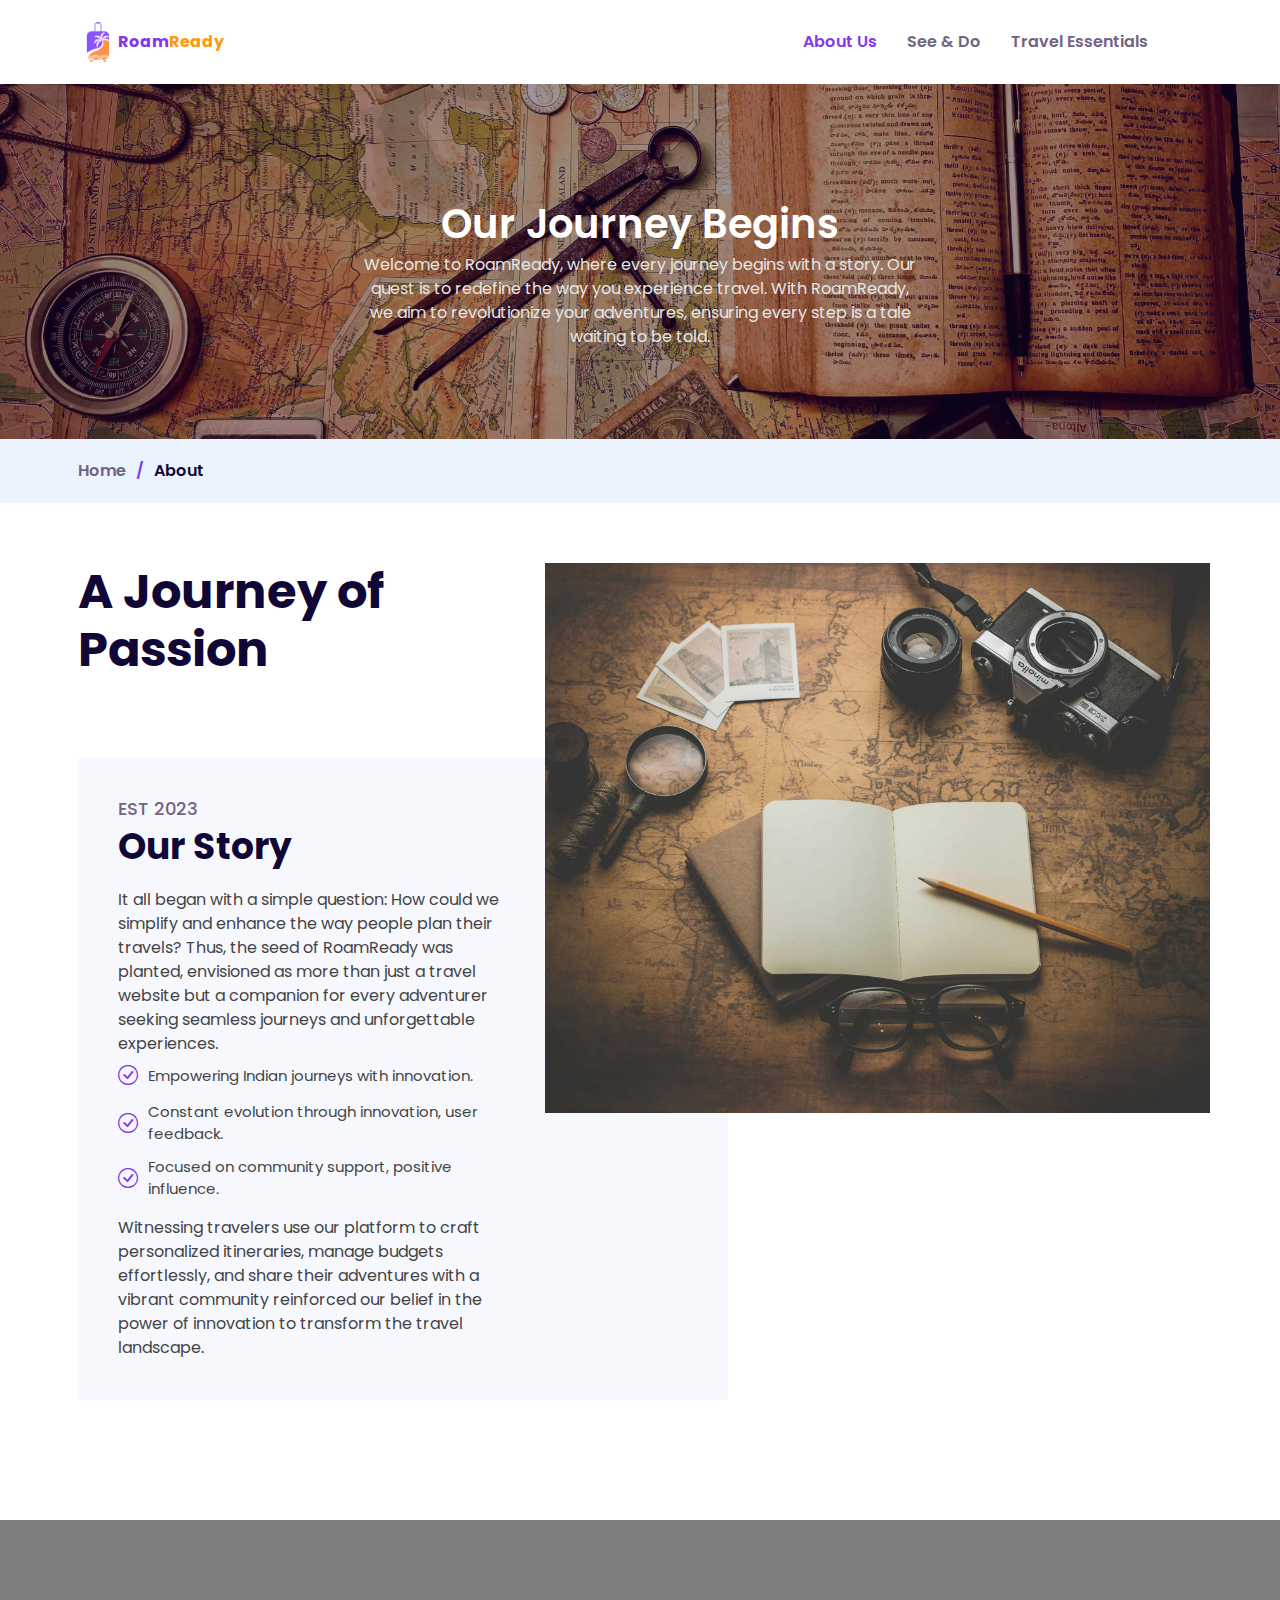
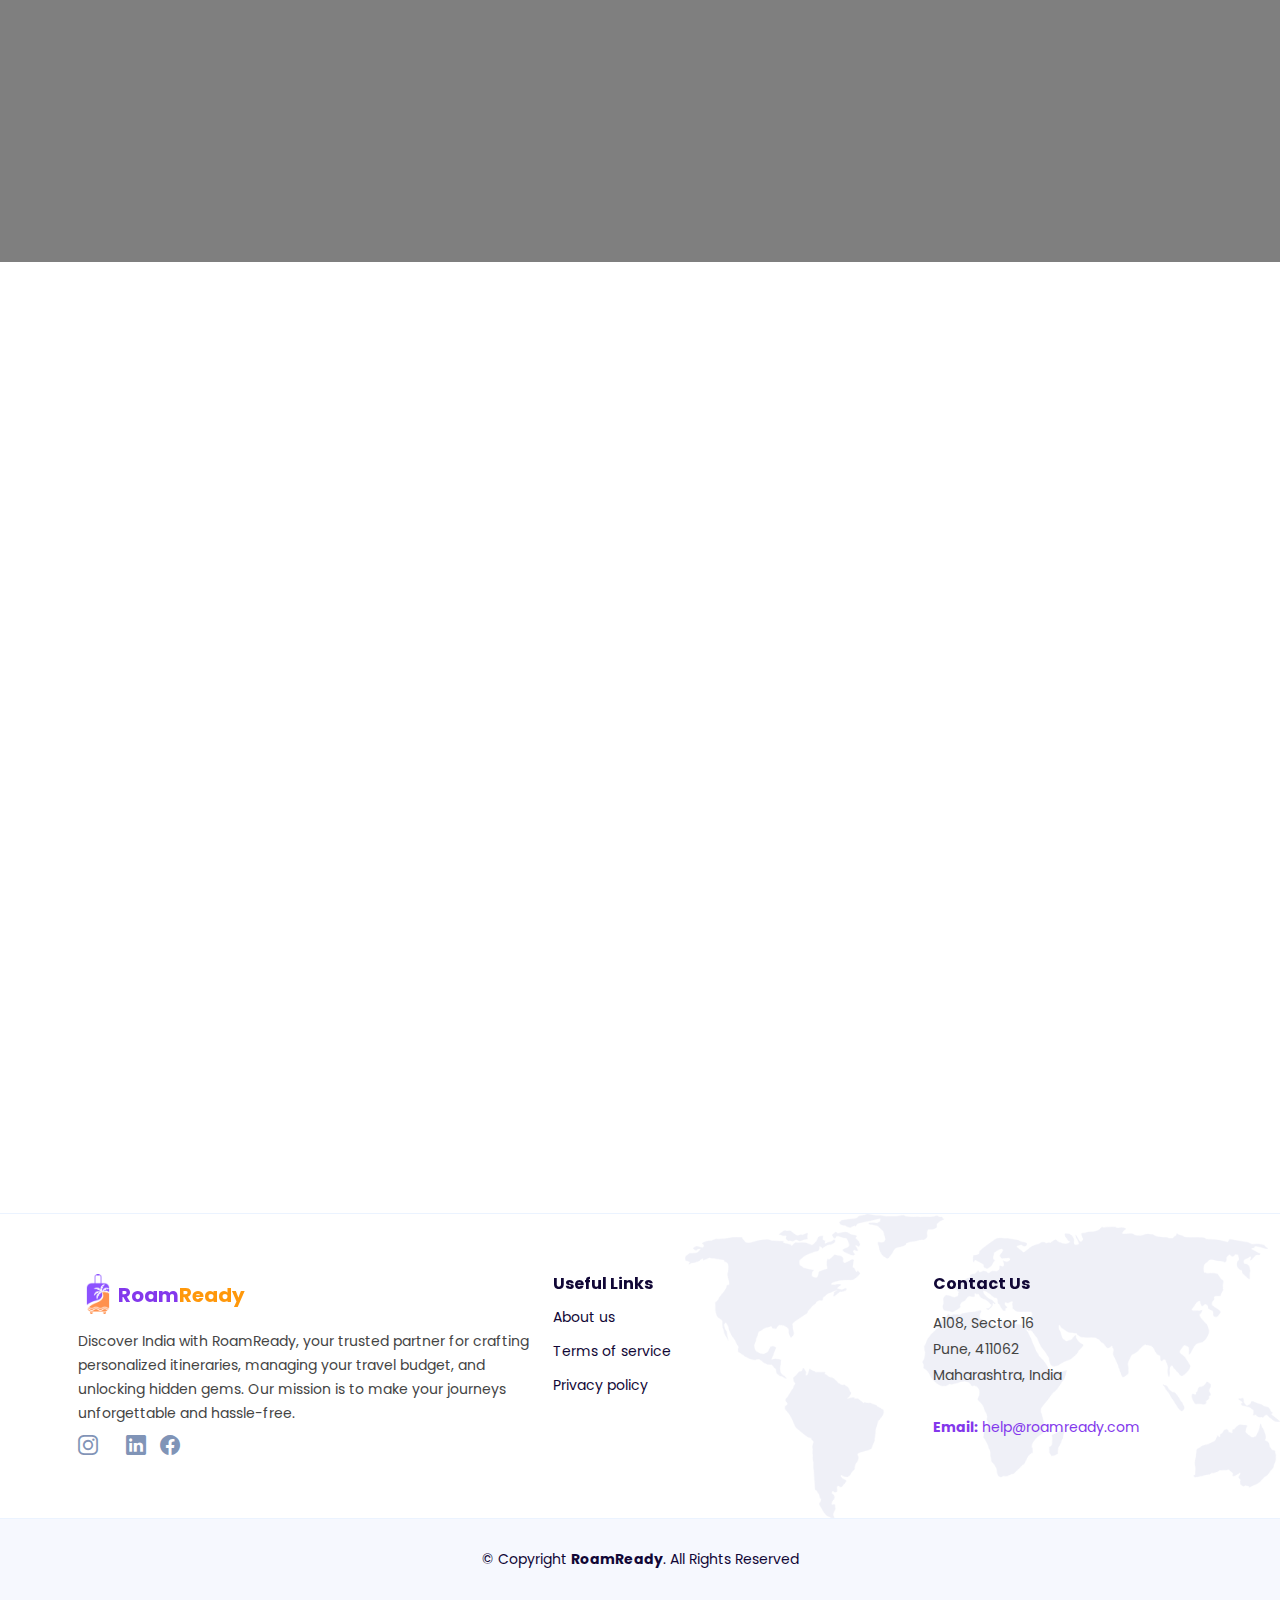
<file: about.html>
<!DOCTYPE html>
<html lang="en">
	<head>
		<meta charset="utf-8" />
		<meta content="width=device-width, initial-scale=1.0" name="viewport" />

		<title>RoamReady - Trending Places</title>
		<meta content="" name="description" />
		<meta content="" name="keywords" />

		<!-- Favicons -->
		<link href="assets/img/favicon-96x96.png" rel="icon" />
		<link href="assets/img/apple-icon-57x57.png" rel="apple-touch-icon" />

		<!-- Vendor CSS Files -->
		<link href="assets/vendor/aos/aos.css" rel="stylesheet" />
		<link
			href="assets/vendor/bootstrap/css/bootstrap.min.css"
			rel="stylesheet"
		/>
		<link
			href="assets/vendor/bootstrap-icons/bootstrap-icons.css"
			rel="stylesheet"
		/>
		<link
			href="assets/vendor/glightbox/css/glightbox.min.css"
			rel="stylesheet"
		/>
		<link href="assets/vendor/remixicon/remixicon.css" rel="stylesheet" />
		<link href="assets/vendor/swiper/swiper-bundle.min.css" rel="stylesheet" />

		<!-- FontAwesome CDN Link -->
		<link
			rel="stylesheet"
			href="https://cdnjs.cloudflare.com/ajax/libs/font-awesome/6.4.2/css/all.min.css"
			integrity="sha512-z3gLpd7yknf1YoNbCzqRKc4qyor8gaKU1qmn+CShxbuBusANI9QpRohGBreCFkKxLhei6S9CQXFEbbKuqLg0DA=="
			crossorigin="anonymous"
			referrerpolicy="no-referrer"
		/>

		<!-- Template Main CSS File -->
		<link href="assets/css/style.css" rel="stylesheet" />
	</head>

	<body>
		<!-- ======= Header ======= -->
		<header id="header" class="header inner-page-header fixed-top">
			<div
				class="container-fluid container-xl d-flex align-items-center justify-content-between"
			>
				<a href="index.html" class="logo d-flex align-items-center">
					<img src="assets/img/logo.png" alt="logo" class="img-fluid" />
					<h4>Roam<span>Ready</span></h4>
				</a>

				<nav id="navbar" class="navbar">
					<ul>
						<li>
							<a class="nav-link scrollto active" href="about.html">About Us</a>
						</li>
						<!-- <li>
							<a class="nav-link scrollto" href="#">Plan Your Trip</a>
						</li> -->
						<li>
							<a class="nav-link scrollto" href="trending-places.html"
								>See & Do</a
							>
						</li>
						<li>
							<a class="nav-link scrollto" href="index.html#advisory"
								>Travel Essentials</a
							>
						</li>
						<!-- <li>
							<a class="nav-link scrollto" href="index.html#testimonials"
								>Experience</a
							>
						</li> -->

						<li>
							<a
								class="getstarted scrollto d-xl-inline-block d-none"
								href="login.html"
								><i class="fa-regular fa-user"></i
							></a>
						</li>
					</ul>
					<a
						class="getstarted scrollto d-inline-block d-xl-none"
						href="login.html"
						><i class="fa-regular fa-user"></i
					></a>
					<i class="bi bi-list mobile-nav-toggle"></i>
				</nav>
				<!-- .navbar -->
			</div>
		</header>
		<!-- End Header -->

		<main id="main">
			<!-- ======= Breadcrumbs ======= -->
			<div class="breadcrumbs about-breadcrumb">
				<div class="page-header d-flex align-items-center">
					<div class="container position-relative">
						<div class="row d-flex justify-content-center">
							<div class="col-lg-6 text-center">
								<h2>Our Journey Begins</h2>
								<p>
									Welcome to RoamReady, where every journey begins with a story.
									Our quest is to redefine the way you experience travel. With
									RoamReady, we aim to revolutionize your adventures, ensuring
									every step is a tale waiting to be told.
								</p>
							</div>
						</div>
					</div>
				</div>
				<nav>
					<div class="container">
						<ol>
							<li><a href="index.html">Home</a></li>
							<li>About</li>
						</ol>
					</div>
				</nav>
			</div>
			<!-- End Breadcrumbs -->

			<!-- ======= About Section ======= -->
			<section id="about" class="about">
				<div class="container" data-aos="fade-up">
					<div class="row position-relative">
						<div class="col-lg-7 about-img"></div>

						<div class="col-lg-7">
							<h2>A Journey of Passion</h2>
							<div class="our-story">
								<h4>Est 2023</h4>
								<h3>Our Story</h3>
								<p>
									It all began with a simple question: How could we simplify and
									enhance the way people plan their travels? Thus, the seed of
									RoamReady was planted, envisioned as more than just a travel
									website but a companion for every adventurer seeking seamless
									journeys and unforgettable experiences.
								</p>
								<ul>
									<li>
										<i class="bi bi-check-circle"></i>
										<span>Empowering Indian journeys with innovation.</span>
									</li>
									<li>
										<i class="bi bi-check-circle"></i>
										<span
											>Constant evolution through innovation, user
											feedback.</span
										>
									</li>
									<li>
										<i class="bi bi-check-circle"></i>
										<span
											>Focused on community support, positive influence.</span
										>
									</li>
								</ul>
								<p>
									Witnessing travelers use our platform to craft personalized
									itineraries, manage budgets effortlessly, and share their
									adventures with a vibrant community reinforced our belief in
									the power of innovation to transform the travel landscape.
								</p>
							</div>
						</div>
					</div>
				</div>
			</section>
			<!-- End About Section -->

			<!-- ======= Call-to-action Section ======= -->
			<section id="cta" class="cta about-cta">
				<img src="assets/img/about-cta-bg.jpeg" alt="cta background-image" />

				<div class="container">
					<div
						class="row justify-content-center"
						data-aos="zoom-out"
						data-aos-delay="400"
					>
						<div class="col-xl-10">
							<div class="text-center">
								<h3>Craft Your Perfect Adventure with RoamReady!</h3>
								<p>
									Empower your travels by crafting personalized itineraries,
									managing budgets effortlessly, and unlocking the vibrant
									tapestry of India. Your journey, your way. Begin today!
								</p>
								<a
									class="cta-btn d-inline-flex align-items-center justify-content-center"
									href="login.html"
								>
									<span>Create My Adventure</span>
									<i class="bi bi-arrow-right"></i
								></a>
							</div>
						</div>
					</div>
				</div>
			</section>
			<!-- End Call-to-action Section -->

			<!-- ======= About Features Section ======= -->
			<section id="about-features" class="about-features">
				<div class="container">
					<div class="row">
						<div class="col-md-4 col-sm-6" data-aos="zoom-in">
							<div class="icon-box">
								<i
									class="fa-solid fa-suitcase-rolling"
									style="color: #8338ec"
								></i>
								<h3>Personalized Travel Planning</h3>
							</div>
						</div>
						<div class="col-md-4 col-sm-6 mt-4 mt-sm-0" data-aos="zoom-in">
							<div class="icon-box">
								<i class="fa-solid fa-map-location" style="color: #110736"></i>
								<h3>Reliable Recommendations</h3>
							</div>
						</div>
						<div class="col-md-4 col-sm-6 mt-4 mt-md-0" data-aos="zoom-in">
							<div class="icon-box">
								<i
									class="fa-solid fa-hourglass-half"
									style="color: #ff980b"
								></i>
								<h3>Time-Saving</h3>
							</div>
						</div>
						<div
							class="col-md-4 col-sm-6 mt-4"
							data-aos="zoom-in"
							data-aos-delay="200"
						>
							<div class="icon-box">
								<i
									class="fa-solid fa-magnifying-glass-location"
									style="color: #716480"
								></i>
								<h3>Local Insights</h3>
							</div>
						</div>
						<div
							class="col-md-4 col-sm-6 mt-4"
							data-aos="zoom-in"
							data-aos-delay="200"
						>
							<div class="icon-box">
								<i class="fa-brands fa-sketch" style="color: #ff006e"></i>
								<h3>User-Friendly Interface</h3>
							</div>
						</div>
						<div
							class="col-md-4 col-sm-6 mt-4"
							data-aos="zoom-in"
							data-aos-delay="200"
						>
							<div class="icon-box" style="color: #3a86ff">
								<i class="fa-solid fa-boxes-packing"></i>
								<h3>Comprehensive Packing Assistance</h3>
							</div>
						</div>
						<div
							class="col-md-4 col-sm-6 mt-4"
							data-aos="zoom-in"
							data-aos-delay="300"
						>
							<div class="icon-box">
								<i class="fa-solid fa-users" style="color: #ff006e"></i>
								<h3>Community Engagement</h3>
							</div>
						</div>
						<div
							class="col-md-4 col-sm-6 mt-4"
							data-aos="zoom-in"
							data-aos-delay="300"
						>
							<div class="icon-box">
								<i class="fa-solid fa-shield" style="color: #8338ec"></i>
								<h3>Data Privacy Assurance</h3>
							</div>
						</div>
						<div
							class="col-md-4 col-sm-6 mt-4"
							data-aos="zoom-in"
							data-aos-delay="300"
						>
							<div class="icon-box">
								<i class="fa-solid fa-headset" style="color: #110736"></i>
								<h3>Customer-Centric Support</h3>
							</div>
						</div>
						<div
							class="col-md-4 col-sm-6 mt-4"
							data-aos="zoom-in"
							data-aos-delay="400"
						>
							<div class="icon-box">
								<i class="fa-solid fa-lightbulb" style="color: #ff980b"></i>
								<h3>Continuous Innovation</h3>
							</div>
						</div>
						<div
							class="col-md-4 col-sm-6 mt-4"
							data-aos="zoom-in"
							data-aos-delay="400"
						>
							<div class="icon-box">
								<i class="fa-solid fa-heart" style="color: #3a86ff"></i>
								<h3>Indian-Focused Platform</h3>
							</div>
						</div>
						<div
							class="col-md-4 col-sm-6 mt-4"
							data-aos="zoom-in"
							data-aos-delay="400"
						>
							<div class="icon-box">
								<i class="fa-solid fa-user-shield" style="color: #ff006e"></i>
								<h3>Safety and Emergency Support</h3>
							</div>
						</div>
					</div>
				</div>
			</section>
			<!-- End About Features Section -->

			<!-- ======= Team Section ======= -->
			<section id="team" class="team">
				<div class="container" data-aos="fade-up">
					<div class="section-header">
						<p>Meet the Visionary Behind RoamReady</p>
					</div>

					<div class="row justify-content-center">
						<div class="col-xl-3 col-lg-4 col-md-6">
							<div class="member" data-aos="zoom-in" data-aos-delay="100">
								<img
									src="assets/img/team/shoaib.png"
									class="img-fluid"
									alt=""
								/>
								<div class="member-info">
									<div class="member-info-content">
										<h4>Mohammad Shoaib</h4>
										<span>Web Developer</span>
									</div>
									<div class="social">
										<a
											href="https://www.linkedin.com/in/shoaibsy"
											target="_blank"
											><i class="fa-brands fa-linkedin-in"></i
										></a>
										<a
											href="https://www.instagram.com/fokushoaib/"
											target="_blank"
											><i class="fa-brands fa-instagram"></i
										></a>
										<a href="https://twitter.com/shoaibdotexe" target="_blank"
											><i class="fa-brands fa-x-twitter"></i
										></a>
										<a href="mailto: ms.shoaib23@gmail.com" target="_blank"
											><i class="fa-regular fa-envelope"></i
										></a>
									</div>
								</div>
							</div>
						</div>

						<!-- <div
							class="col-xl-3 col-lg-4 col-md-6 mt-5 mt-md-0"
							data-wow-delay="0.1s"
						>
							<div class="member" data-aos="zoom-in" data-aos-delay="200">
								<img
									src="assets/img/team/yashRaj.png"
									class="img-fluid"
									alt=""
								/>
								<div class="member-info">
									<div class="member-info-content">
										<h4>Yash Raj</h4>
										<span>Web Developer</span>
									</div>
									<div class="social">
										<a
											href="https://www.linkedin.com/in/yash-raj-05268122a/"
											target="_blank"
											><i class="fa-brands fa-linkedin-in"></i
										></a>
										<a
											href="https://www.instagram.com/_.yash_22/"
											target="_blank"
											><i class="fa-brands fa-instagram"></i
										></a>
										
										<a href="mailto: yashrajdhoni151@gmail.com" target="_blank"
											><i class="fa-regular fa-envelope"></i
										></a>
									</div>
								</div>
							</div>
						</div> -->
					</div>
				</div>
			</section>
			<!-- End Team Section -->
		</main>
		<!-- End #main -->

		<!-- ======= Footer ======= -->
		<footer id="footer" class="footer">
			<div class="footer-top">
				<div class="container">
					<div class="row gy-4">
						<div class="col-lg-5 col-md-12 footer-info">
							<a href="index.html" class="logo d-flex align-items-center">
								<img src="assets/img/logo.png" alt="" class="img-fluid" />
								<h4>Roam<span>Ready</span></h4>
							</a>
							<p>
								Discover India with RoamReady, your trusted partner for crafting
								personalized itineraries, managing your travel budget, and
								unlocking hidden gems. Our mission is to make your journeys
								unforgettable and hassle-free.
							</p>
							<div class="social-links mt-3">
								<a href="https://www.instagram.com/fokushoaib" class="instagram"
									><i class="bi bi-instagram"></i
								></a>
								<a href="#" class="twitter"
									><i class="fa-brands fa-x-twitter"></i
								></a>
								<a href="#" class="linkedin"><i class="bi bi-linkedin"></i></a>
								<a href="#" class="facebook"><i class="bi bi-facebook"></i></a>
							</div>
						</div>

						<div class="col-lg-4 col-6 footer-links">
							<h4>Useful Links</h4>
							<ul>
								<li>
									<a href="about.html">About us</a>
								</li>
								<li>
									<a href="#">Terms of service</a>
								</li>
								<li>
									<a href="#">Privacy policy</a>
								</li>
							</ul>
						</div>

						<div class="col-lg-3 col-md-12 footer-contact">
							<h4>Contact Us</h4>
							<p>
								A108, Sector 16 <br />
								Pune, 411062<br />
								Maharashtra, India <br /><br />
								<a href="mailto : "
									><strong>Email:</strong> help@roamready.com<br
								/></a>
							</p>
						</div>
					</div>
				</div>
			</div>

			<div class="container">
				<div class="copyright">
					&copy; Copyright <strong><span>RoamReady</span></strong
					>. All Rights Reserved
				</div>
			</div>
		</footer>
		<!-- End Footer -->

		<!-- Preloader -->
		<div
			id="preloader"
			class="d-flex justify-content-center align-items-center"
		>
			<div id="shadow"></div>
			<div id="box"></div>
		</div>

		<!-- Vendor JS Files -->
		<script src="assets/vendor/aos/aos.js"></script>
		<script src="assets/vendor/bootstrap/js/bootstrap.bundle.min.js"></script>
		<script src="assets/vendor/glightbox/js/glightbox.min.js"></script>
		<script src="assets/vendor/isotope-layout/isotope.pkgd.min.js"></script>
		<script src="assets/vendor/swiper/swiper-bundle.min.js"></script>

		<!-- Template Main JS File -->
		<script src="assets/js/main.js"></script>
	</body>
</html>
</file>
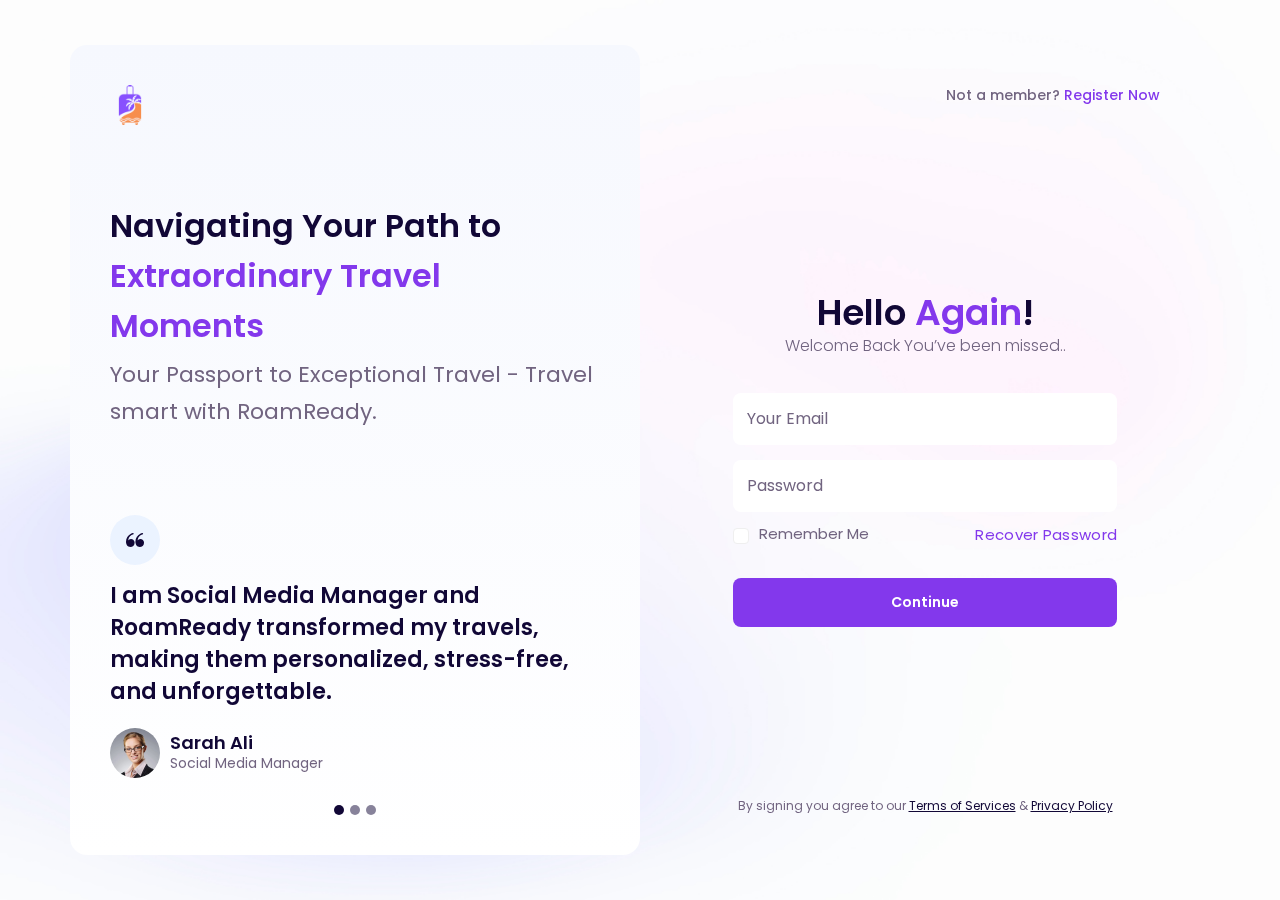
<file: login.html>
<!DOCTYPE html>
<html lang="en">
	<head>
		<meta charset="utf-8" />
		<meta content="width=device-width, initial-scale=1.0" name="viewport" />

		<title>RoamReady - Login Page</title>
		<meta content="" name="description" />
		<meta content="" name="keywords" />

		<!-- Favicons -->
		<link href="assets/img/logo.svg" rel="icon" />
		<link href="assets/img/logo.svg" rel="apple-touch-icon" />

		<!-- Vendor CSS Files -->
		<link
			href="assets/vendor/bootstrap/css/bootstrap.min.css"
			rel="stylesheet"
		/>
		<link
			href="assets/vendor/bootstrap-icons/bootstrap-icons.css"
			rel="stylesheet"
		/>

		<!-- Font Awesome CDN Link -->
		<link
			rel="stylesheet"
			href="https://cdnjs.cloudflare.com/ajax/libs/font-awesome/6.4.0/css/all.min.css"
		/>

		<!-- Template Main CSS File -->
		<link href="assets/css/style.css" rel="stylesheet" />
	</head>

	<body>
		<main>
			<section
				class="register d-flex justify-content-center align-items-center"
			>
				<div class="width-section">
					<div class="container">
						<div class="row">
							<div class="col-lg-6 px-0">
								<div
									class="feedback-box d-lg-flex d-none justify-content-between flex-column"
								>
									<a href="index.html" class="logo">
										<img
											src="assets/img/logo.png"
											alt="logo"
											class="img-fluid"
										/>
									</a>
									<div class="content">
										<h1>
											Navigating Your Path to
											<span>Extraordinary Travel Moments</span>
										</h1>
										<p>
											Your Passport to Exceptional Travel - Travel smart with
											RoamReady.
										</p>
									</div>

									<!-- For Desktop Only -->
									<div
										id="feedbackCarousel"
										class="carousel slide d-lg-block d-none"
										data-bs-ride="carousel"
									>
										<div class="carousel-indicators">
											<button
												type="button"
												data-bs-target="#feedbackCarousel"
												data-bs-slide-to="0"
												class="active"
												aria-current="true"
												aria-label="Slide 1"
											></button>
											<button
												type="button"
												data-bs-target="#feedbackCarousel"
												data-bs-slide-to="1"
												aria-label="Slide 2"
											></button>
											<button
												type="button"
												data-bs-target="#feedbackCarousel"
												data-bs-slide-to="2"
												aria-label="Slide 3"
											></button>
										</div>
										<div class="carousel-inner">
											<div class="carousel-item active">
												<div
													class="icon d-inline-flex align-items-center justify-content-center"
												>
													<img
														src="assets/img/quote-icon.svg"
														alt="quote-icon"
														class="img-fluid"
													/>
												</div>
												<h2 class="mt-4">
													I am Social Media Manager and RoamReady transformed my
													travels, making them personalized, stress-free, and
													unforgettable.
												</h2>
												<div
													class="user-profile d-flex align-items-center pt-4"
												>
													<div
														class="user-details d-flex align-items-center gap-3"
													>
														<img
															src="assets/img/sarah.jpg"
															alt="profile-icon"
															class="img-fluid"
														/>

														<div class="profile-name">
															<h4>Sarah Ali</h4>
															<p>Social Media Manager</p>
														</div>
													</div>

													<!-- <div class="user-brand">
														<img
															src="assets/img/user-brand.svg"
															alt="brand-logo"
															class="img-fluid"
														/>
													</div> -->
												</div>
											</div>
											<div class="carousel-item">
												<div
													class="icon d-inline-flex align-items-center justify-content-center"
												>
													<img
														src="assets/img/quote-icon.svg"
														alt="quote-icon"
														class="img-fluid"
													/>
												</div>
												<h2 class="mt-4">
													RoamReady redefined my journeys. Personalized
													itineraries, smart budgeting, and expert
													recommendations. Unmatched travel companion!
												</h2>
												<div
													class="user-profile d-flex align-items-center pt-4"
												>
													<div
														class="user-details d-flex align-items-center gap-3"
													>
														<img
															src="assets/img/sarah.jpg"
															alt="profile-icon"
															class="img-fluid"
														/>

														<div class="profile-name">
															<h4>Sarah Ali</h4>
															<p>Influencer</p>
														</div>
													</div>

													<!-- <div class="user-brand">
                            <img
                              src="assets/img/user-brand.svg"
                              alt="brand-logo"
                              class="img-fluid"
                            />
                          </div> -->
												</div>
											</div>
											<div class="carousel-item">
												<div
													class="icon d-inline-flex align-items-center justify-content-center"
												>
													<img
														src="assets/img/quote-icon.svg"
														alt="quote-icon"
														class="img-fluid"
													/>
												</div>
												<h2 class="mt-4">
													RoamReady made traveling a breeze. Tailored plans,
													real-time budgets, and unforgettable moments. My go-to
													for every adventure.
												</h2>
												<div
													class="user-profile d-flex align-items-center pt-4"
												>
													<div
														class="user-details d-flex align-items-center gap-3"
													>
														<img
															src="assets/img/sarah.jpg"
															alt="profile-icon"
															class="img-fluid"
														/>

														<div class="profile-name">
															<h4>Sarah Ali</h4>
															<p>Software Engineer</p>
														</div>
													</div>
												</div>
											</div>
										</div>
									</div>
								</div>
							</div>

							<!-- Login Form -->
							<div class="col-lg-6 login-form-desk px-0">
								<div
									class="login-form d-flex justify-content-between align-items-center flex-column"
								>
									<div class="register-now-btn align-self-end">
										<span
											>Not a member?
											<a href="#" onclick="showRegistrationFormDesk()"
												>Register Now</a
											></span
										>
									</div>

									<div class="login-body">
										<div class="pt-4 pb-2">
											<h3 class="card-title text-center pb-0">
												Hello <span>Again</span>!
											</h3>
											<p class="text-center">
												Welcome Back You’ve been missed..
											</p>
										</div>

										<form class="row g-3 needs-validation">
											<div class="col-12">
												<div class="has-validation">
													<input
														type="email"
														name="email"
														class="form-control input-box"
														id="yourEmail"
														placeholder="Your Email"
														required
													/>
												</div>
											</div>

											<div class="col-12 mt-4">
												<div class="input-group">
													<input
														type="password"
														name="password"
														class="form-control input-box"
														id="yourPassword"
														placeholder="Password"
														required
													/>

													<!-- <span class="input-group-text show-pass-btn">
														<i class="fa-solid fa-eye-slash"></i>
													</span> -->
												</div>
											</div>

											<div
												class="col-12 d-flex justify-content-between align-items-center"
											>
												<div class="form-check d-flex align-items-center gap-3">
													<input
														class="form-check-input"
														name="terms"
														type="checkbox"
														value=""
														id="rememberMe"
														required
													/>
													<label class="form-check-label" for="rememberMe"
														>Remember Me</label
													>
												</div>

												<a href="#" class="forget-pass">Recover Password</a>
											</div>
											<div class="col-12 mt-5">
												<button class="btn w-100 cont-btn" type="submit">
													Continue
												</button>
											</div>

											<!-- <div
												class="alternate-options d-flex align-items-center justify-content-between mt-5 gap-2"
											>
												<div class="line"></div>
												<p>Or Signup with</p>
												<div class="line"></div>
											</div> 
											<div class="col-12 mt-5">
												<button
													class="btn con-google w-100 d-flex align-items-center justify-content-center gap-4"
													type="submit"
												>
													<img
														src="assets/img/google-icon.svg"
														alt="google-logo"
													/>
													<span>Login with Google</span>
												</button>
											</div> -->
										</form>
									</div>
									<span class="pp-tos"
										>By signing you agree to our
										<a href="#" class="tos">Terms of Services</a> &
										<a href="#" class="pp">Privacy Policy</a>
									</span>
								</div>
							</div>

							<!-- Registration Form -->
							<div class="col-lg-6 register-form-desk px-0">
								<div
									class="registraion-form d-flex justify-content-between align-items-center flex-column"
								>
									<div class="register-now-btn align-self-end">
										<span
											>Already have an account?
											<a href="#" onclick="showLoginFormDesk()"
												>Login Now</a
											></span
										>
									</div>

									<div class="login-body">
										<div class="pt-4 pb-2">
											<h3 class="card-title text-center pb-0">
												Hello <span>Adventurer</span>!
											</h3>
											<p class="text-center">
												Your gateway to unforgettable adventures!
											</p>
										</div>

										<form class="row g-3 needs-validation">
											<div class="col-12">
												<div class="input-group">
													<input
														type="text"
														name="userName"
														class="form-control input-box"
														id="registrationName"
														placeholder="Enter your Full Name"
														required
													/>
												</div>
											</div>

											<div class="col-12 mt-4">
												<div class="has-validation">
													<input
														type="email"
														name="email"
														class="form-control input-box"
														id="registrationEmail"
														placeholder="Your Email Address"
														required
													/>
												</div>
											</div>

											<div class="col-12 mt-4">
												<div class="input-group">
													<input
														type="text"
														name="occupation"
														class="form-control input-box"
														id="registrationUserOccupation"
														placeholder="Your profession or job title"
														required
													/>
												</div>
											</div>

											<div class="col-12 mt-4">
												<div class="input-group">
													<input
														type="text"
														name="city"
														class="form-control input-box"
														id="registrationUserCity"
														placeholder="Your current City"
														required
													/>
												</div>
											</div>

											<div class="col-12 mt-4">
												<div class="input-group">
													<input
														type="text"
														name="state"
														class="form-control input-box"
														id="registrationUserState"
														placeholder="Your state or region"
														required
													/>
												</div>
											</div>

											<div class="col-12 mt-4">
												<div class="input-group">
													<input
														type="password"
														name="password"
														class="form-control input-box"
														id="registrationPassword"
														placeholder="Create a secure Password"
														required
													/>
												</div>
											</div>

											<div class="col-12 mt-5">
												<button class="btn w-100 cont-btn" type="submit">
													Lets Explore Together
												</button>
											</div>

											<!-- <div
												class="alternate-options d-flex align-items-center justify-content-between mt-5 gap-2"
											>
												<div class="line"></div>
												<p>Or Signup with</p>
												<div class="line"></div>
											</div>
											<div class="col-12 mt-5">
												<button
													class="btn con-google w-100 d-flex align-items-center justify-content-center gap-4"
													type="submit"
												>
													<img
														src="assets/img/google-icon.svg"
														alt="google-logo"
													/>
													<span>Sign Up with Google</span>
												</button>
											</div> -->
										</form>
									</div>
									<span class="pp-tos"
										>By signing you agree to our
										<a href="#" class="tos">Terms of Services</a> &
										<a href="#" class="pp">Privacy Policy</a>
									</span>
								</div>
							</div>

							<!-- For Mobile & Tab Only -->
							<div class="feedback-box d-flex d-lg-none">
								<!-- First Screen - FeedbackBox Only Mobile / Tab View -->
								<div class="feedback-mobile-box" id="feedback-box-mobile">
									<div class="logo d-flex flex-column align-items-start">
										<a href="index.html" class="logo">
											<img
												src="assets/img/logo.png"
												alt="logo"
												class="img-fluid w-auto"
											/>
										</a>

										<span class="tagline mt-3 ps-2"
											>Your smart travel companion</span
										>
									</div>
									<div class="content">
										<h1>
											Navigating Your Path to
											<span>Extraordinary Travel Moments</span>
										</h1>
										<p>
											Your Passport to Exceptional Travel - Travel smart with
											RoamReady.
										</p>
									</div>

									<div class="mb-4">
										<div class="mt-5">
											<button
												class="btn con-google w-100 d-flex align-items-center justify-content-center gap-4"
												type="submit"
											>
												<img
													src="assets/img/google-icon.svg"
													alt="google-logo"
												/>
												<span>Login with Google</span>
											</button>
										</div>

										<div class="mt-5">
											<button
												class="btn w-100 cont-btn"
												type="submit"
												onclick="showLoginForm()"
											>
												Sign in with Email
											</button>
										</div>

										<div class="register-now-btn text-center mt-3">
											<span
												>Not a member?
												<a href="#" onclick="showRegForm()"
													>Register Now</a
												></span
											>
										</div>
									</div>
								</div>

								<!-- 2nd Screen - Login Page Only Mobile / Tab View -->
								<div class="login-mobile-view" id="mobile-login-page">
									<div class="logo d-flex flex-column align-items-start">
										<a href="index.html" class="logo">
											<img
												src="assets/img/logo.png"
												alt="logo"
												class="img-fluid w-auto"
											/>
										</a>

										<span class="tagline mt-3 ps-2"
											>Your smart travel companion</span
										>

										<button
											class="back-btn d-lg-none d-flex align-items-center gap-2 mt-5"
											onclick="showFeedbackPage()"
										>
											<i class="fa-solid fa-chevron-left"></i>
											<p class="mb-0">Back</p>
										</button>
									</div>

									<div class="login-body px-0">
										<div class="pt-4 pb-2">
											<h3 class="card-title text-center pb-0">
												Hello <span>Again</span>!
											</h3>
											<p class="text-center">
												Welcome Back You’ve been missed..
											</p>
										</div>

										<form class="row g-3 needs-validation">
											<div class="col-12">
												<div class="has-validation">
													<input
														type="email"
														name="email"
														class="form-control input-box"
														id="mobEmail"
														placeholder="Enter your Email Address"
														required
													/>
												</div>
											</div>

											<div class="col-12 mt-4">
												<div class="input-group">
													<input
														type="password"
														name="password"
														class="form-control input-box"
														id="mobPassword"
														placeholder="Enter your Password"
														required
													/>

													<!-- <span class="input-group-text show-pass-btn">
														<i class="fa-solid fa-eye-slash"></i>
													</span> -->
												</div>
											</div>

											<div
												class="col-12 d-flex justify-content-between align-items-center"
											>
												<div class="form-check d-flex align-items-center gap-3">
													<input
														class="form-check-input"
														name="terms"
														type="checkbox"
														value=""
														id="mobRememberMe"
														required
													/>
													<label class="form-check-label" for="mobRememberMe"
														>Remember Me</label
													>
												</div>

												<a href="#" class="forget-pass">Recover Password</a>
											</div>
											<div class="col-12 mt-5">
												<button class="btn w-100 cont-btn" type="submit">
													Continue
												</button>
											</div>
										</form>
									</div>

									<span class="pp-tos text-center"
										>By signing you agree to our
										<a href="#" class="tos">Terms of Services</a> & <br />
										<a href="#" class="pp">Privacy Policy</a>
									</span>
								</div>

								<!-- 2nd Registeration Page Only Mobile / Tab View -->
								<div
									class="login-mobile-view registeration-form"
									id="mobile-registration-page"
								>
									<div class="logo d-flex flex-column align-items-start">
										<a href="index.html" class="logo">
											<img
												src="assets/img/logo.png"
												alt="logo"
												class="img-fluid w-auto"
											/>
										</a>

										<span class="tagline mt-3 ps-2"
											>Your smart travel companion</span
										>

										<button
											class="back-btn d-lg-none d-flex align-items-center gap-2 mt-5"
											onclick="showFeedbackPage()"
										>
											<i class="fa-solid fa-chevron-left"></i>
											<p class="mb-0">Back</p>
										</button>
									</div>

									<div class="login-body px-0">
										<div class="pt-4 pb-2">
											<h3 class="card-title text-center pb-0">
												Hello <span>Adventurer</span>!
											</h3>
											<p class="text-center">
												Your gateway to unforgettable adventures!
											</p>
										</div>

										<form class="row g-3 needs-validation">
											<div class="col-12">
												<div class="input-group">
													<input
														type="text"
														name="userName"
														class="form-control input-box"
														id="userName"
														placeholder="Enter your Full Name"
														required
													/>
												</div>
											</div>

											<div class="col-12 mt-4">
												<div class="has-validation">
													<input
														type="email"
														name="email"
														class="form-control input-box"
														id="mobRegEmail"
														placeholder="Your Email Address"
														required
													/>
												</div>
											</div>

											<div class="col-12 mt-4">
												<div class="input-group">
													<input
														type="text"
														name="occupation"
														class="form-control input-box"
														id="userOccupation"
														placeholder="Your profession or job title"
														required
													/>
												</div>
											</div>

											<div class="col-12 mt-4">
												<div class="input-group">
													<input
														type="text"
														name="city"
														class="form-control input-box"
														id="userCity"
														placeholder="Your current City"
														required
													/>
												</div>
											</div>

											<div class="col-12 mt-4">
												<div class="input-group">
													<input
														type="text"
														name="state"
														class="form-control input-box"
														id="userState"
														placeholder="Your state or region"
														required
													/>
												</div>
											</div>

											<div class="col-12 mt-4">
												<div class="input-group">
													<input
														type="password"
														name="password"
														class="form-control input-box"
														id="mobRegPassword"
														placeholder="Create a secure Password"
														required
													/>
												</div>
											</div>

											<div class="col-12 mt-5">
												<button class="btn w-100 cont-btn" type="submit">
													Let's Explore Together
												</button>
											</div>
										</form>
									</div>

									<span class="pp-tos text-center"
										>By signing you agree to our
										<a href="#" class="tos">Terms of Services</a> & <br />
										<a href="#" class="pp">Privacy Policy</a>
									</span>
								</div>
							</div>
						</div>
					</div>
				</div>
			</section>
		</main>
		<!-- End #main -->

		<!-- Vendor JS Files -->
		<script src="assets/vendor/bootstrap/js/bootstrap.bundle.min.js"></script>

		<script>
			function showLoginForm() {
				let feedbackPage = document.getElementById('feedback-box-mobile');
				let loginPage = document.getElementById('mobile-login-page');

				feedbackPage.style.display = 'none';
				loginPage.classList.add('activeLoginPage');
			}

			function showFeedbackPage() {
				let feedbackPage = document.getElementById('feedback-box-mobile');
				let loginPage = document.getElementById('mobile-login-page');
				let registrationPage = document.querySelector('.registeration-form');

				feedbackPage.classList.add('activeLoginPage');
				feedbackPage.style.display = 'flex';
				loginPage.classList.remove('activeLoginPage');
				registrationPage.classList.remove('activeRegistrationPage');
			}

			function showRegForm() {
				let feedbackPage = document.getElementById('feedback-box-mobile');
				let registrationPage = document.querySelector('.registeration-form');

				feedbackPage.style.display = 'none';
				registrationPage.classList.add('activeRegistrationPage');
			}

			function showRegistrationFormDesk() {
				let showRegistrationForm = document.querySelector(
					'.register-form-desk'
				);
				let showLoginForm = document.querySelector('.login-form-desk');

				showLoginForm.style.display = 'none';
				showRegistrationForm.classList.add('activeRegistrationFormDesk');
			}

			function showLoginFormDesk() {
				let showRegistrationForm = document.querySelector(
					'.register-form-desk'
				);
				let showLoginForm = document.querySelector('.login-form-desk');

				if (window.innerWidth > 991) {
					showLoginForm.style.display = 'block';
					showRegistrationForm.classList.remove('activeRegistrationFormDesk');
				} else {
					showLoginForm.style.display = 'none';
				}
			}

			window.onload = showLoginFormDesk;
			window.onresize = showLoginFormDesk;
		</script>

		<!-- Template Main JS File -->
		<script src="assets/js/main.js"></script>
	</body>
</html>
</file>
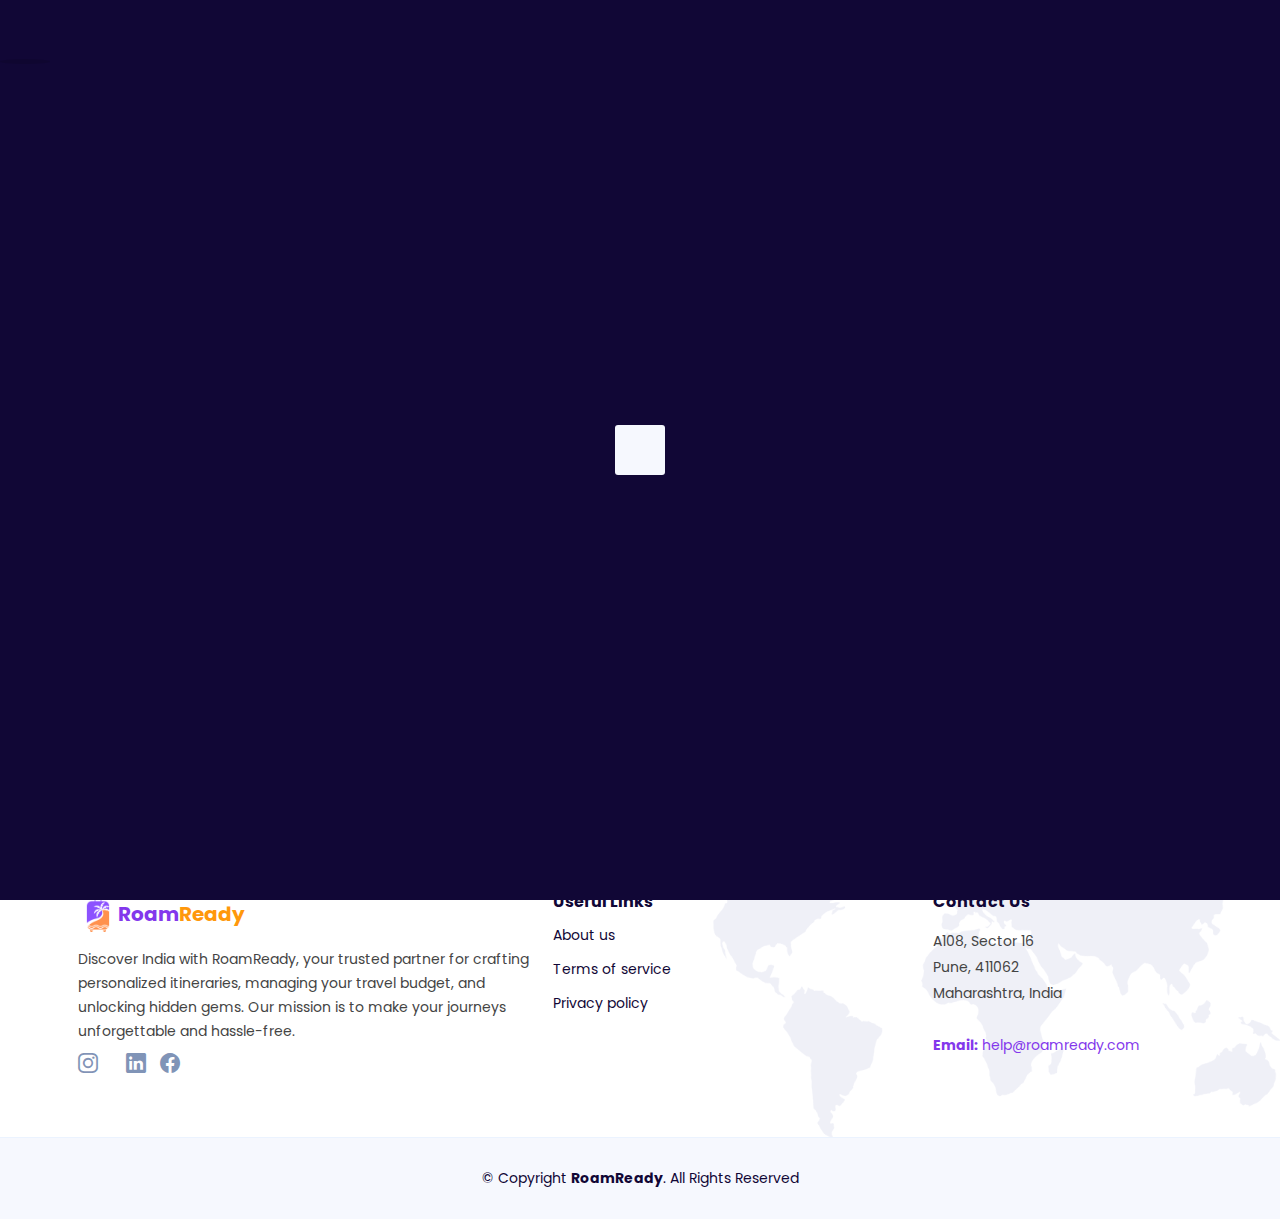
<file: plan-trip.html>
<!DOCTYPE html>
<html lang="en">
	<head>
		<meta charset="utf-8" />
		<meta content="width=device-width, initial-scale=1.0" name="viewport" />

		<title>RoamReady - Trending Places</title>
		<meta content="" name="description" />
		<meta content="" name="keywords" />

		<!-- Favicons -->
		<link href="assets/img/favicon-96x96.png" rel="icon" />
		<link href="assets/img/apple-icon-57x57.png" rel="apple-touch-icon" />

		<!-- Vendor CSS Files -->
		<link href="assets/vendor/aos/aos.css" rel="stylesheet" />
		<link
			href="assets/vendor/bootstrap/css/bootstrap.min.css"
			rel="stylesheet"
		/>
		<link
			href="assets/vendor/bootstrap-icons/bootstrap-icons.css"
			rel="stylesheet"
		/>
		<link
			href="assets/vendor/glightbox/css/glightbox.min.css"
			rel="stylesheet"
		/>
		<link href="assets/vendor/remixicon/remixicon.css" rel="stylesheet" />
		<link href="assets/vendor/swiper/swiper-bundle.min.css" rel="stylesheet" />

		<!-- FontAwesome CDN Link -->
		<link
			rel="stylesheet"
			href="https://cdnjs.cloudflare.com/ajax/libs/font-awesome/6.4.2/css/all.min.css"
			integrity="sha512-z3gLpd7yknf1YoNbCzqRKc4qyor8gaKU1qmn+CShxbuBusANI9QpRohGBreCFkKxLhei6S9CQXFEbbKuqLg0DA=="
			crossorigin="anonymous"
			referrerpolicy="no-referrer"
		/>

		<!-- Template Main CSS File -->
		<link href="assets/css/style.css" rel="stylesheet" />
	</head>

	<body>
		<!-- ======= Header ======= -->
		<header id="header" class="header inner-page-header fixed-top">
			<div
				class="container-fluid container-xl d-flex align-items-center justify-content-between"
			>
				<a href="index.html" class="logo d-flex align-items-center">
					<img src="assets/img/logo.png" alt="logo" class="img-fluid" />
					<h4>Roam<span>Ready</span></h4>
				</a>

				<nav id="navbar" class="navbar">
					<ul>
						<li>
							<a class="nav-link scrollto" href="about.html">About Us</a>
						</li>
						<li>
							<a class="nav-link scrollto active" href="plan-trip.html"
								>Plan Your Trip</a
							>
						</li>
						<li>
							<a class="nav-link scrollto" href="trending-places.html"
								>See & Do</a
							>
						</li>
						<li>
							<a class="nav-link scrollto" href="index.html#advisory"
								>Travel Essentials</a
							>
						</li>
						<!-- <li>
							<a class="nav-link scrollto" href="#testimonials">Experience</a>
						</li> -->

						<li>
							<a class="getstarted scrollto" href="login.html">Login/Signup</a>
						</li>
					</ul>
					<i class="bi bi-list mobile-nav-toggle"></i>
				</nav>
				<!-- .navbar -->
			</div>
		</header>
		<!-- End Header -->

		<main id="main">
			<!-- ======= Breadcrumbs ======= -->
			<div class="breadcrumbs about-breadcrumb">
				<div class="page-header d-flex align-items-center">
					<div class="container position-relative">
						<div class="row d-flex justify-content-center">
							<div class="col-lg-6 text-center">
								<h2>Create Itinerary</h2>
								<p>
									Lorem ipsum dolor sit amet consectetur adipisicing elit. Illo
									illum sit, animi aut nulla alias quam mollitia voluptatem est
									optio nam, explicabo hic nemo harum magnam laboriosam, commodi
									dolores praesentium!
								</p>
							</div>
						</div>
					</div>
				</div>
				<nav>
					<div class="container">
						<ol>
							<li><a href="index.html">Home</a></li>
							<li>Create Itinerary</li>
						</ol>
					</div>
				</nav>
			</div>
			<!-- End Breadcrumbs -->

			<!-- ======= Mood Section ======= -->
			<section id="mood-selection" class="mood-selection">
				<div class="container">
					<div class="section-header">
						<p>Tell Us Your Mood and Let the Magic Begin</p>
					</div>

					<div class="row">
						<div class="col-md-4 col-sm-6" data-aos="zoom-in">
							<div class="icon-box">
								<i class="fa-solid fa-person-hiking" style="color: #8338ec"></i>
								<h3>Nature & Adventures</h3>
							</div>
						</div>
						<div class="col-md-4 col-sm-6 mt-4 mt-sm-0" data-aos="zoom-in">
							<div class="icon-box">
								<i class="fa-solid fa-landmark" style="color: #ff006e"></i>
								<h3>Culture & Heritage</h3>
							</div>
						</div>
						<div class="col-md-4 col-sm-6 mt-4 mt-md-0" data-aos="zoom-in">
							<div class="icon-box">
								<i
									class="fa-solid fa-umbrella-beach"
									style="color: #ff980b"
								></i>
								<h3>Sun & Beaches</h3>
							</div>
						</div>
					</div>
				</div>
			</section>
			<!-- End Mood Section -->
		</main>
		<!-- End #main -->

		<!-- ======= Footer ======= -->
		<footer id="footer" class="footer">
			<div class="footer-top">
				<div class="container">
					<div class="row gy-4">
						<div class="col-lg-5 col-md-12 footer-info">
							<a href="index.html" class="logo d-flex align-items-center">
								<img src="assets/img/logo.png" alt="" class="img-fluid" />
								<h4>Roam<span>Ready</span></h4>
							</a>
							<p>
								Discover India with RoamReady, your trusted partner for crafting
								personalized itineraries, managing your travel budget, and
								unlocking hidden gems. Our mission is to make your journeys
								unforgettable and hassle-free.
							</p>
							<div class="social-links mt-3">
								<a href="https://www.instagram.com/fokushoaib" class="instagram"
									><i class="bi bi-instagram"></i
								></a>
								<a href="#" class="twitter"
									><i class="fa-brands fa-x-twitter"></i
								></a>
								<a href="#" class="linkedin"><i class="bi bi-linkedin"></i></a>
								<a href="#" class="facebook"><i class="bi bi-facebook"></i></a>
							</div>
						</div>

						<div class="col-lg-4 col-6 footer-links">
							<h4>Useful Links</h4>
							<ul>
								<li>
									<a href="about.html">About us</a>
								</li>
								<li>
									<a href="#">Terms of service</a>
								</li>
								<li>
									<a href="#">Privacy policy</a>
								</li>
							</ul>
						</div>

						<div class="col-lg-3 col-md-12 footer-contact">
							<h4>Contact Us</h4>
							<p>
								A108, Sector 16 <br />
								Pune, 411062<br />
								Maharashtra, India <br /><br />
								<a href="mailto : "
									><strong>Email:</strong> help@roamready.com<br
								/></a>
							</p>
						</div>
					</div>
				</div>
			</div>

			<div class="container">
				<div class="copyright">
					&copy; Copyright <strong><span>RoamReady</span></strong
					>. All Rights Reserved
				</div>
			</div>
		</footer>
		<!-- End Footer -->

		<!-- Preloader -->
		<div
			id="preloader"
			class="d-flex justify-content-center align-items-center"
		>
			<div id="shadow"></div>
			<div id="box"></div>
		</div>

		<!-- Vendor JS Files -->
		<script src="assets/vendor/aos/aos.js"></script>
		<script src="assets/vendor/bootstrap/js/bootstrap.bundle.min.js"></script>
		<script src="assets/vendor/glightbox/js/glightbox.min.js"></script>
		<script src="assets/vendor/isotope-layout/isotope.pkgd.min.js"></script>
		<script src="assets/vendor/swiper/swiper-bundle.min.js"></script>

		<!-- Template Main JS File -->
		<script src="assets/js/main.js"></script>
	</body>
</html>
</file>
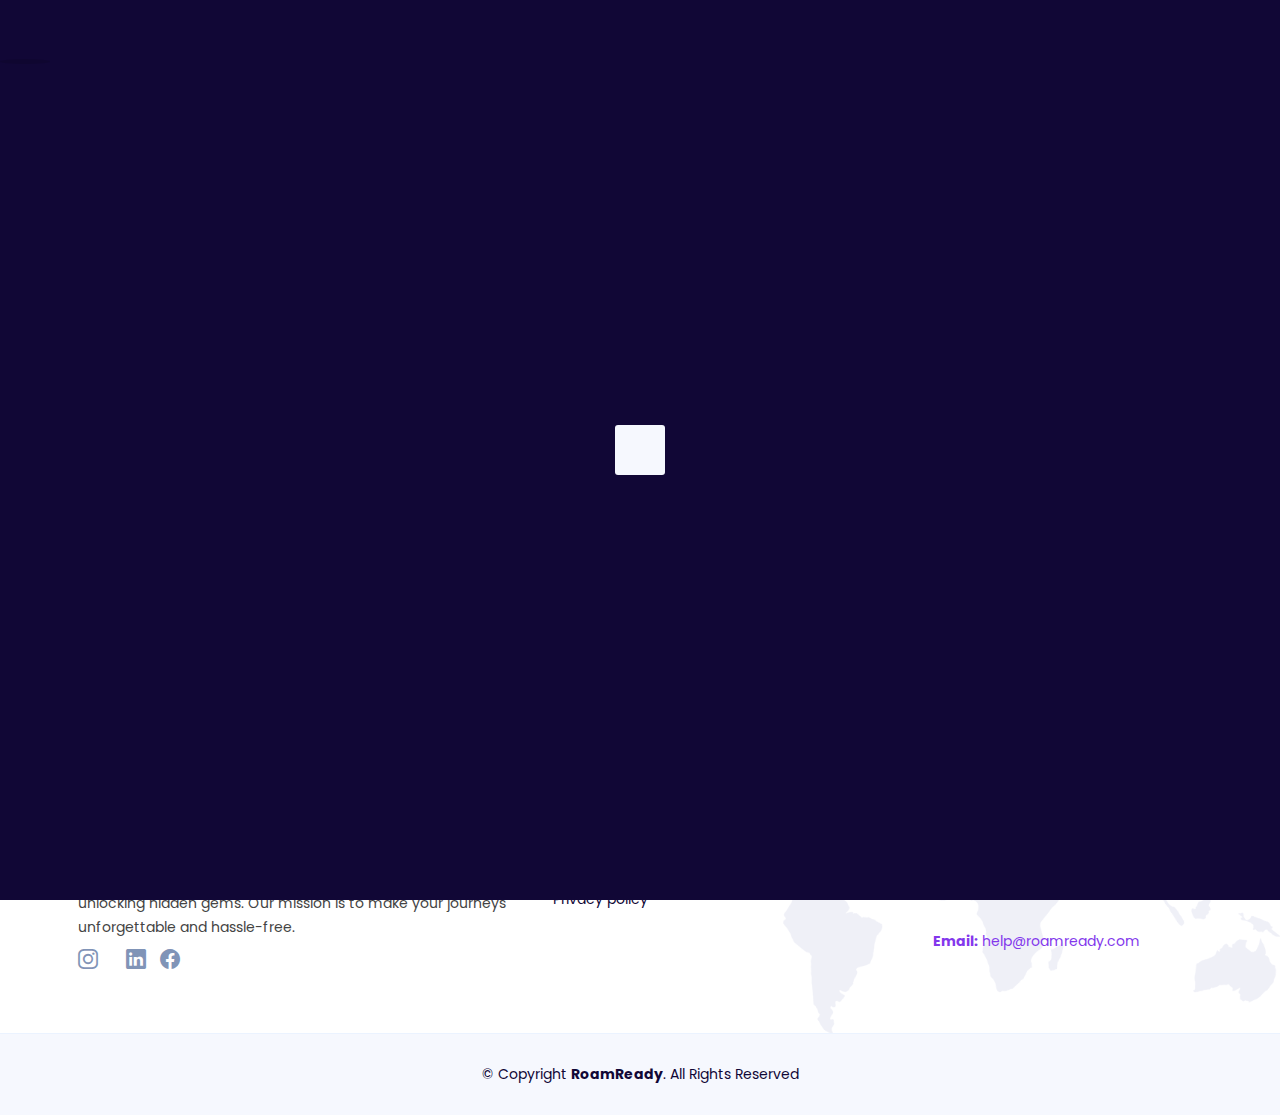
<file: single-destination.html>
<!DOCTYPE html>
<html lang="en">
	<head>
		<meta charset="utf-8" />
		<meta content="width=device-width, initial-scale=1.0" name="viewport" />

		<title>Explore Amritsar</title>
		<meta content="" name="description" />
		<meta content="" name="keywords" />

		<!-- Favicons -->
		<link href="assets/img/favicon-96x96.png" rel="icon" />
		<link href="assets/img/apple-icon-57x57.png" rel="apple-touch-icon" />

		<!-- Vendor CSS Files -->
		<link href="assets/vendor/aos/aos.css" rel="stylesheet" />
		<link
			href="assets/vendor/bootstrap/css/bootstrap.min.css"
			rel="stylesheet"
		/>
		<link
			href="assets/vendor/bootstrap-icons/bootstrap-icons.css"
			rel="stylesheet"
		/>
		<link
			href="assets/vendor/glightbox/css/glightbox.min.css"
			rel="stylesheet"
		/>
		<link href="assets/vendor/remixicon/remixicon.css" rel="stylesheet" />
		<link href="assets/vendor/swiper/swiper-bundle.min.css" rel="stylesheet" />

		<!-- FontAwesome CDN Link -->
		<link
			rel="stylesheet"
			href="https://cdnjs.cloudflare.com/ajax/libs/font-awesome/6.4.2/css/all.min.css"
			integrity="sha512-z3gLpd7yknf1YoNbCzqRKc4qyor8gaKU1qmn+CShxbuBusANI9QpRohGBreCFkKxLhei6S9CQXFEbbKuqLg0DA=="
			crossorigin="anonymous"
			referrerpolicy="no-referrer"
		/>

		<!-- Template Main CSS File -->
		<link href="assets/css/style.css" rel="stylesheet" />
	</head>

	<body>
		<!-- ======= Header ======= -->
		<header id="header" class="header inner-page-header fixed-top">
			<div
				class="container-fluid container-xl d-flex align-items-center justify-content-between"
			>
				<a href="index.html" class="logo d-flex align-items-center">
					<img src="assets/img/logo.png" alt="logo" class="img-fluid" />
					<h4>Roam<span>Ready</span></h4>
				</a>

				<nav id="navbar" class="navbar">
					<ul>
						<li>
							<a class="nav-link scrollto" href="about.html">About Us</a>
						</li>
						<li>
							<a class="nav-link scrollto active" href="plan-trip.html"
								>Plan Your Trip</a
							>
						</li>
						<li>
							<a class="nav-link scrollto" href="trending-places.html"
								>See & Do</a
							>
						</li>
						<li>
							<a class="nav-link scrollto" href="index.html#advisory"
								>Travel Essentials</a
							>
						</li>
						<!-- <li>
							<a class="nav-link scrollto" href="#testimonials">Experience</a>
						</li> -->

						<li>
							<a
								class="getstarted scrollto d-xl-inline-block d-none"
								href="login.html"
								><i class="fa-regular fa-user"></i
							></a>
						</li>
					</ul>
					<a
						class="getstarted scrollto d-inline-block d-xl-none"
						href="login.html"
						><i class="fa-regular fa-user"></i
					></a>
					<i class="bi bi-list mobile-nav-toggle"></i>
				</nav>
				<!-- .navbar -->
			</div>
		</header>
		<!-- End Header -->

		<main id="main">
			<!-- ======= Breadcrumbs ======= -->
			<div class="breadcrumbs about-breadcrumb">
				<div class="page-header d-flex align-items-center">
					<div class="container position-relative">
						<div class="row d-flex justify-content-center">
							<div class="col-lg-6 text-center">
								<h2>Amritsar</h2>
								<p>
									Lorem ipsum dolor sit amet consectetur adipisicing elit. Illo
									illum sit, animi aut nulla alias quam mollitia voluptatem est
									optio nam.
								</p>
							</div>
						</div>
					</div>
				</div>
				<nav>
					<div class="container">
						<ol>
							<li><a href="index.html">Home</a></li>
							<li><a href="trending-places.html">See & Do</a></li>
							<li>Create Itinerary</li>
						</ol>
					</div>
				</nav>
			</div>
			<!-- End Breadcrumbs -->

			<!-- ======= Single Destination Section ======= -->
			<section id="mood-selection" class="mood-selection">
				<div class="container">
					<div class="section-header">
						<p>Craft Your Perfect Journey - Amritsar Itinerary</p>
					</div>
				</div>
			</section>
			<!-- End Single Destination Section -->
		</main>
		<!-- End #main -->

		<!-- ======= Footer ======= -->
		<footer id="footer" class="footer">
			<div class="footer-top">
				<div class="container">
					<div class="row gy-4">
						<div class="col-lg-5 col-md-12 footer-info">
							<a href="index.html" class="logo d-flex align-items-center">
								<img src="assets/img/logo.png" alt="" class="img-fluid" />
								<h4>Roam<span>Ready</span></h4>
							</a>
							<p>
								Discover India with RoamReady, your trusted partner for crafting
								personalized itineraries, managing your travel budget, and
								unlocking hidden gems. Our mission is to make your journeys
								unforgettable and hassle-free.
							</p>
							<div class="social-links mt-3">
								<a href="https://www.instagram.com/fokushoaib" class="instagram"
									><i class="bi bi-instagram"></i
								></a>
								<a href="#" class="twitter"
									><i class="fa-brands fa-x-twitter"></i
								></a>
								<a href="#" class="linkedin"><i class="bi bi-linkedin"></i></a>
								<a href="#" class="facebook"><i class="bi bi-facebook"></i></a>
							</div>
						</div>

						<div class="col-lg-4 col-6 footer-links">
							<h4>Useful Links</h4>
							<ul>
								<li>
									<a href="about.html">About us</a>
								</li>
								<li>
									<a href="#">Terms of service</a>
								</li>
								<li>
									<a href="#">Privacy policy</a>
								</li>
							</ul>
						</div>

						<div class="col-lg-3 col-md-12 footer-contact">
							<h4>Contact Us</h4>
							<p>
								A108, Sector 16 <br />
								Pune, 411062<br />
								Maharashtra, India <br /><br />
								<a href="mailto : "
									><strong>Email:</strong> help@roamready.com<br
								/></a>
							</p>
						</div>
					</div>
				</div>
			</div>

			<div class="container">
				<div class="copyright">
					&copy; Copyright <strong><span>RoamReady</span></strong
					>. All Rights Reserved
				</div>
			</div>
		</footer>
		<!-- End Footer -->

		<!-- Preloader -->
		<div
			id="preloader"
			class="d-flex justify-content-center align-items-center"
		>
			<div id="shadow"></div>
			<div id="box"></div>
		</div>

		<!-- Vendor JS Files -->
		<script src="assets/vendor/aos/aos.js"></script>
		<script src="assets/vendor/bootstrap/js/bootstrap.bundle.min.js"></script>
		<script src="assets/vendor/glightbox/js/glightbox.min.js"></script>
		<script src="assets/vendor/isotope-layout/isotope.pkgd.min.js"></script>
		<script src="assets/vendor/swiper/swiper-bundle.min.js"></script>

		<!-- Template Main JS File -->
		<script src="assets/js/main.js"></script>
	</body>
</html>
</file>
<file: assets/css/style.css>
@import url('https://fonts.googleapis.com/css2?family=Poppins:wght@300;400;500;600;700;800;900&display=swap');

/*--------------------------------------------------------------
# General
--------------------------------------------------------------*/
* {
	box-sizing: border-box;
}

:root {
	--black-blue: #110736;
	--primary-purple: #8338ec;
	--light-blue: #ebf3ff;
	--grey: #716480;
	--pure-white: #fff;
	--light-white: #f6f8fe;
	--light-grey: #e6e6e6;
	--pink: #ff006e;
	--orange: #ff980b;
	--blue: #3a86ff;
}

html {
	scroll-behavior: smooth;
	font-size: 62.5%;
}

body {
	font-family: 'Poppins', sans-serif;
	color: #444444;
}

::-webkit-scrollbar {
	width: 0.5rem;
}

::-webkit-scrollbar-track {
	width: 0;
}

::-webkit-scrollbar-thumb {
	background: #a5a5a5;
	border-radius: 1rem;
}

::selection {
	background: var(--primary-purple);
	color: var(--pure-white);
}

a {
	color: var(--primary-purple);
	text-decoration: none;
}

h1,
h2,
h3,
h4,
h5,
h6 {
	font-family: 'Poppins', sans-serif;
}

.btn {
	border-radius: 0.8rem;
	padding-block: 1.4rem;
	font-size: 1.4rem;
	box-shadow: none;
	border: none;
	outline: none;
}

.cont-btn {
	background: var(--primary-purple);
	color: var(--pure-white);
	font-weight: 600;
}

.con-google {
	background: var(--pure-white);
	font-weight: 500;
}

.con-google span {
	color: var(--black-blue);
	font-size: 1.6rem;
}

.cont-btn:hover,
.cont-btn:focus,
.con-google:hover,
.con-google:focus {
	box-shadow: none;
	border: none;
	outline: none;
}

.cont-btn:hover {
	background: var(--primary-purple);
	color: var(--pure-white);
}

.register-now-btn {
	font-size: 1.4rem;
	font-weight: 500;
	color: var(--grey);
}

@media (min-width: 1230px) {
	.register-now-btn {
		padding-right: 5rem;
	}
}

.register-now-btn a {
	color: var(--primary-purple);
}

.back-btn {
	background: none;
	border: none;
	color: var(--black-blue);
	font-size: 1.4rem;
}

/*--------------------------------------------------------------
# Register Page
--------------------------------------------------------------*/
.register {
	max-height: 100vh;
	margin: 0 auto;
	background: url('../img/login-page-bg.jpg') no-repeat;
	background-position: top;
	background-size: cover;
	backdrop-filter: blur(3.7rem);
}

@media (min-width: 1300px) {
	.register .width-section {
		width: 80vw;
		height: 100%;
	}
}

.feedback-box,
.login-form,
.registraion-form {
	min-height: 90vh;
	height: 100%;
}

.feedback-box {
	background: linear-gradient(180deg, #f6f8fe 0%, var(--pure-white) 100%);
	border-radius: 1.7rem;
	padding: 4rem;
}

@media (max-width: 991px) {
	.feedback-box,
	.login-form {
		height: 100vh;
		padding: 2rem;
		background: transparent;
	}
}

.feedback-box .logo img {
	width: 4rem;
	height: 4rem;
	mix-blend-mode: multiply;
}

.feedback-box .logo h4 {
	font-size: 2rem;
	font-weight: 700;
	/* letter-spacing: 1px; */
	color: var(--primary-purple);
	margin-top: 0.3rem;
}

.feedback-box .logo span {
	color: var(--orange);
}

.feedback-box .logo .tagline {
	color: var(--grey);
	font-size: 1.3rem;
}

.feedback-box .content .back-login-btn {
	color: var(--black-blue);
	border: none;
	background: none;
}

.feedback-box .content .back-login-btn i {
	font-size: 1.2rem;
}

.feedback-box .content .back-login-btn p {
	font-size: 1.5rem;
}

.feedback-box .content h1 {
	width: 90%;
	font-size: 3.2rem;
	color: var(--black-blue);
	font-weight: 600;
	line-height: 5rem;
}

@media (max-width: 450px) {
	.feedback-box .content h1 {
		width: 100%;
	}
}

.feedback-box .content h1 span {
	color: var(--primary-purple);
}

.feedback-box .content p {
	color: var(--grey);
	font-size: 2.2rem;
	line-height: 3.7rem;
}

#feedbackCarousel,
#feedbackCarousel .carousel-inner {
	height: 300px;
}

#feedbackCarousel .carousel-indicators {
	bottom: 0;
	margin-inline: 0;
	margin-bottom: 0;
}

#feedbackCarousel .carousel-indicators [data-bs-target] {
	width: 1rem;
	height: 1rem;
	border-radius: 50%;
	background-color: var(--black-blue);
	border-top: none;
	border-bottom: none;
}

#feedbackCarousel .carousel-item {
	height: 100%;
}

#feedbackCarousel .carousel-item .icon {
	width: 5rem;
	height: 5rem;
	background: var(--light-blue);
	border-radius: 50%;
}

#feedbackCarousel .carousel-item .icon img {
	width: 1.8rem;
}

#feedbackCarousel .carousel-item h2 {
	font-size: 2.2rem;
	font-weight: 600;
	line-height: 3.2rem;
	color: var(--black-blue);
}

#feedbackCarousel .carousel-item .user-details {
	flex-grow: 1;
	margin-right: 2rem;
}

#feedbackCarousel .carousel-item .user-details img {
	width: 5rem;
	height: 5rem;
	border-radius: 50%;
}

#feedbackCarousel .carousel-item .user-details .profile-name h4 {
	margin-bottom: 0;
	color: var(--black-blue);
	font-size: 1.8rem;
	font-weight: 600;
}

#feedbackCarousel .carousel-item .user-details .profile-name p {
	margin-bottom: 0;
	color: var(--grey);
	font-size: 1.4rem;
}

#feedbackCarousel .carousel-item .user-profile .user-brand {
	width: 20%;
	margin: 0 auto;
	text-align: center;
}

#feedbackCarousel .carousel-item .user-profile .user-brand img {
	width: 6rem;
	height: 6rem;
}

/* Login Form */
.register .login-form,
.registraion-form {
	background: transparent;
	position: relative;
	padding-block: 4rem;
}

.register-form-desk {
	display: none;
}

@media (max-width: 991px) {
	.login-form-desk,
	.register-form-desk {
		display: none;
	}
}

@media (min-width: 991px) {
	.register-form-desk.activeRegistrationFormDesk,
	.login-form-desk.activeLoginFormDesk {
		display: block;
	}
}

.login-body,
.login-body {
	max-width: 100%;
	padding-inline: 2rem;
}

@media (max-width: 1299px) and (min-width: 991px) {
	.login-form .login-body,
	.registraion-form .login-body {
		max-width: 85%;
		padding-inline: 5rem;
	}
}

@media (min-width: 1300px) {
	.login-form .login-body,
	.registraion-form .login-body {
		width: 70%;
		padding-inline: 5rem;
	}
}

.login-body h3 {
	font-size: 3.6rem;
	color: var(--black-blue);
	font-weight: 600;
}

.login-body h3 span {
	color: var(--primary-purple);
}

.login-body p {
	font-size: 1.6rem;
	color: var(--grey);
	font-weight: 300;
}

.login-body form {
	margin-top: 1rem;
}

.input-box {
	padding: 1.4rem;
	background: var(--pure-white);
	border-radius: 0.8rem;
	box-shadow: none;
	font-size: 1.6rem;
	line-height: 2.4rem;
	border: none;
}

.input-box::placeholder {
	color: var(--grey);
}

.input-box:focus {
	box-shadow: none;
}

#rememberMe,
#mobrememberMe {
	width: 1.6rem;
	height: 1.6rem;
	border-radius: 0.4rem;
	border: 1px solid #efefef;
	box-shadow: none;
}

.login-body form .form-check-input:checked {
	background-color: var(--primary-purple);
}

.login-body form .show-pass-btn {
	border-top-right-radius: 8px;
	border-bottom-right-radius: 8px;
	background: var(--pure-white);
	border: none;
	cursor: pointer;
}

.login-body form .show-pass-btn i {
	font-size: 1.4rem;
	color: var(--grey);
}

.login-body form .form-check label {
	font-size: 1.5rem;
	color: var(--grey);
	line-height: 2.4rem;
}

.login-body .forget-pass {
	font-size: 1.5rem;
	line-height: 2.4rem;
	color: var(--primary-purple);
	letter-spacing: 0.03rem;
}

.login-form .alternate-options .line {
	height: 1px;
	width: 8rem;
	background: rgba(100, 128, 38, 0.15);
}

.login-form .alternate-options p {
	margin-bottom: 0;
	font-size: 1.6rem;
}

.pp-tos {
	font-size: 1.2rem;
	color: var(--grey);
}

.pp-tos a {
	color: var(--black-blue);
	text-decoration: underline;
}

#feedback-box-mobile {
	display: flex;
	justify-content: space-between;
	flex-direction: column;
}

/* 2nd Login Mobile / Tab View */
#mobile-login-page {
	display: none;
}

#mobile-registration-page {
	display: none;
}

#feedback-box-mobile.activeLoginPage,
#mobile-login-page.activeLoginPage,
#mobile-registration-page.activeRegistrationPage {
	display: flex;
	justify-content: space-between;
	flex-direction: column;
}

/*--------------------------------------------------------------
# Main
--------------------------------------------------------------*/
#main {
	margin-top: 6rem;
	/* padding: 2rem 3rem; */
	transition: all 0.3s;
}

@media (max-width: 1199px) {
	/* #main {
		padding: 2rem;
	} */
}

/*--------------------------------------------------------------
# Breadcrumbs
--------------------------------------------------------------*/
.breadcrumbs .page-header {
	padding: 14rem 0 8rem 0;
	position: relative;
}

.breadcrumbs .page-header:before {
	content: '';
	background-color: rgba(28, 5, 59, 0.43);
	position: absolute;
	inset: 0;
}

.breadcrumbs .page-header h2 {
	font-size: 4rem;
	font-weight: 600;
	color: var(--pure-white);
}

.breadcrumbs .page-header p {
	font-size: 1.6rem;
	color: var(--light-grey);
}

.breadcrumbs nav {
	background: var(--light-blue);
	padding: 20px 0;
}

.breadcrumbs nav ol {
	display: flex;
	flex-wrap: wrap;
	list-style: none;
	margin: 0;
	padding: 0;
	font-size: 1.6rem;
	font-weight: 600;
	color: var(--black-blue);
}

.breadcrumbs nav ol a {
	color: var(--grey);
	transition: 0.3s;
}

.breadcrumbs nav ol a:hover {
	text-decoration: underline;
}

.breadcrumbs nav ol li + li {
	padding-left: 1rem;
}

.breadcrumbs nav ol li + li::before {
	display: inline-block;
	padding-right: 1rem;
	color: var(--primary-purple);
	content: '/';
}

@media (max-width: 500px) {
	.breadcrumbs .page-header h2 {
		font-size: 3rem;
	}
	.breadcrumbs .page-header p {
		font-size: 1.4rem;
	}
}

/*--------------------------------------------------------------
# Disable aos animation delay on mobile devices
--------------------------------------------------------------*/
@media screen and (max-width: 768px) {
	[data-aos-delay] {
		transition-delay: 0 !important;
	}
}

/*--------------------------------------------------------------
# Preloader
--------------------------------------------------------------*/
#preloader {
	position: fixed;
	inset: 0;
	width: 100%;
	height: 100vh;
	z-index: 99999;
	background: var(--black-blue);
}

#box {
	width: 50px;
	height: 50px;
	background: var(--light-white);
	animation: animate 0.5s linear infinite;
	border-radius: 3px;
}

@keyframes animate {
	17% {
		border-bottom-right-radius: 3px;
	}
	25% {
		transform: translateY(9px) rotate(22.5deg);
	}
	50% {
		transform: translateY(18px) scale(1, 0.9) rotate(45deg);
		border-bottom-right-radius: 40px;
	}
	75% {
		transform: translateY(9px) rotate(67.5deg);
	}
	100% {
		transform: translateY(0) rotate(90deg);
	}
}

#shadow {
	width: 50px;
	height: 5px;
	background: #000;
	opacity: 0.1;
	position: absolute;
	top: 59px;
	left: 0;
	border-radius: 50%;
	animation: shadow 0.5s linear infinite;
}

@keyframes shadow {
	50% {
		transform: scale(1.2, 1);
	}
}
/*--------------------------------------------------------------
# Header
--------------------------------------------------------------*/
.header {
	transition: all 0.5s;
	z-index: 997;
	padding: 2rem 0;
	background: var(--pure-white);
}

/* .header.inner-page-header {
	background: none;
}

.header.inner-page-header.header-scrolled {
	background: var(--pure-white);
} */

.header.header-scrolled {
	padding: 1.5rem 0;
	box-shadow: 0px 0.2rem 2rem rgba(1, 41, 112, 0.1);
}

.header .logo {
	line-height: 0;
}

.header .logo img {
	max-height: 4rem;
}

.header .logo h4 {
	font-size: 1.6rem;
	font-weight: 700;
	color: var(--primary-purple);
	margin-bottom: 0;
}

.header .logo span {
	color: var(--orange);
}

/*--------------------------------------------------------------
# Navigation Menu
--------------------------------------------------------------*/
/**
* Desktop Navigation 
*/
.navbar {
	padding: 0;
}

.navbar ul {
	margin: 0;
	padding: 0;
	display: flex;
	list-style: none;
	align-items: center;
}

.navbar li {
	position: relative;
}

.navbar a,
.navbar a:focus {
	display: flex;
	align-items: center;
	justify-content: space-between;
	padding: 1rem 0 1rem 3rem;
	font-size: 1.6rem;
	font-weight: 600;
	color: var(--grey);
	white-space: nowrap;
	transition: 0.3s;
}

/* .inner-page-header .navbar a,
.inner-page-header .navbar a:focus {
	color: var(--pure-white);
	position: relative;
}

.inner-page-header.header-scrolled .navbar a {
	color: var(--grey);
	transition: 0.3s;
}

.inner-page-header .navbar a:hover {
	color: rgba(255, 255, 255, 0.8);
}

.inner-page-header.header-scrolled .navbar a:hover {
	color: var(--primary-purple);
} */

.navbar a i,
.navbar a:focus i {
	font-size: 1.2rem;
	line-height: 0;
	margin-left: 0.5rem;
}

.navbar a:hover,
.navbar .active,
.navbar .active:focus,
.navbar li:hover > a {
	color: var(--primary-purple);
}

.navbar .getstarted,
.navbar .getstarted:focus {
	/* background: var(--primary-purple); */
	padding: 0.8rem 2rem;
	margin-left: 1rem;
	border-radius: 0.4rem;
	color: var(--black-blue);
	/* color: var(--pure-white); */
}

.navbar .getstarted i,
.navbar .getstarted:focus i {
	font-size: 1.8rem;
}

.navbar .getstarted:hover,
.navbar .getstarted:focus:hover {
	font-size: 1.8rem;
}
/* 
.inner-page-header.header-scrolled .navbar .getstarted,
.inner-page-header.header-scrolled .navbar .getstarted:focus {
	color: var(--pure-white);
} */

/**
* Mobile Navigation 
*/
.mobile-nav-toggle {
	color: var(--primary-purple);
	font-size: 3rem;
	cursor: pointer;
	display: none;
	line-height: 0;
	transition: 0.5s;
}

.mobile-nav-toggle.bi-x {
	color: var(--pure-white);
}

@media (max-width: 1200px) {
	.mobile-nav-toggle {
		display: block;
	}

	.navbar ul {
		display: none;
	}
}

.navbar-mobile {
	position: fixed;
	overflow: hidden;
	top: 0;
	right: 0;
	left: 0;
	bottom: 0;
	background: rgba(28, 5, 59, 0.9);
	transition: 0.3s;
}

.navbar-mobile .mobile-nav-toggle {
	position: absolute;
	top: 1.5rem;
	right: 1.5rem;
}

.navbar-mobile ul {
	display: block;
	position: absolute;
	top: 5.5rem;
	right: 1.5rem;
	bottom: 1.5rem;
	left: 1.5rem;
	padding: 1rem 0;
	border-radius: 10px;
	background-color: var(--pure-white);
	overflow-y: auto;
	transition: 0.3s;
}

.navbar-mobile a,
.navbar-mobile a:focus {
	padding: 1rem 2rem;
	font-size: 1.5rem;
	color: var(--black-blue);
}

.navbar-mobile a:hover,
.navbar-mobile .active,
.navbar-mobile li:hover > a {
	color: var(--primary-purple);
}

.navbar-mobile .getstarted,
.navbar-mobile .getstarted:focus {
	display: inline-block;
	margin: 1.5rem;
}

/*--------------------------------------------------------------
# Intro Section
--------------------------------------------------------------*/
.intro {
	height: 100vh;
	position: relative;
	color: var(--pure-white);
}

.inner-page-intro {
	height: 60vh;
}

.intro .swiper-slide {
	padding-top: 2rem;
	height: 100vh;
}

.intro .swiper-slide.bg-image {
	background-attachment: scroll;
	background-position: center;
	background-size: cover;
}

.intro .intro-content {
	position: absolute;
	top: 0;
	left: 0;
	/* padding: 0; */
	height: 100%;
	width: 100%;
	text-decoration: none;
	background: linear-gradient(
		to bottom,
		rgba(0, 0, 0, 0) 0%,
		rgba(0, 0, 0, 0.2) 27%,
		rgba(0, 0, 0, 0.65) 90%
	);

	display: flex;
	align-items: center;
}

.intro .intro-body {
	padding-left: 1rem;
}

@media (min-width: 768px) {
	.intro .intro-body {
		padding-left: 2rem;
	}
}

.intro .intro-body .price-a {
	color: var(--pure-white);
	padding: 1rem 1.5rem;
	border: 2px solid #2eca6a;
	border-radius: 5rem;
	text-transform: uppercase;
	letter-spacing: 0.03em;
}

.intro .intro-title {
	color: var(--pure-white);
	font-weight: 600;
	font-size: 4rem;
}

.intro .intro-description {
	font-size: 1.8rem;
	color: var(--light-white);
}

.intro .learn-more {
	margin-top: 2rem;
	padding: 1rem 2.5rem;
	border: 1px solid var(--pure-white);
	font-size: 1.5rem;
	border-radius: 1.8rem;
	color: var(--pure-white);
}

.intro .learn-more i {
	margin-left: 0.5rem;
	transition: 0.3s;
}

.intro .learn-more:hover i {
	transform: translateX(0.5rem);
}

@media (max-width: 500px) {
	.intro .intro-title {
		font-size: 3rem;
	}

	.intro .intro-description {
		font-size: 1.6rem;
	}
}

.intro .swiper-pagination {
	bottom: 5rem;
}

.intro .swiper-pagination .swiper-pagination-bullet {
	width: 1.8rem;
	height: 1rem;
	background-color: var(--pure-white);
	border-radius: 0;
	opacity: 1;
	transition: 0.3s;
}

.intro .swiper-pagination .swiper-pagination-bullet-active {
	background-color: var(--primary-purple);
	width: 3.6rem;
}

/*--------------------------------------------------------------
# Sections
--------------------------------------------------------------*/
section {
	padding: 6rem 0;
	overflow: hidden;
}

.section-header {
	text-align: center;
	padding-bottom: 4rem;
}

.section-header h2 {
	font-size: 1.3rem;
	letter-spacing: 1px;
	font-weight: 700;
	margin: 0;
	color: var(--primary-purple);
	text-transform: uppercase;
}

.section-header p {
	margin: 1rem 0 0 0;
	padding: 0;
	font-size: 3.8rem;
	line-height: 4.2rem;
	font-weight: 600;
	color: var(--black-blue);
}

@media (max-width: 768px) {
	.section-header p {
		font-size: 2.8rem;
		line-height: 3.2rem;
	}
}

/*--------------------------------------------------------------
# About Section
--------------------------------------------------------------*/
.about-breadcrumb .page-header {
	background: url('../img/about-breadcrumb-bg.jpeg') center/cover no-repeat;
}

.about .about-img {
	background: url('../img/about-img.jpeg') center/cover no-repeat;
}

.about h2 {
	margin: 3rem 0;
	font-size: 4.8rem;
	font-weight: 700;
	color: var(--black-blue);
}

@media (max-width: 500px) {
	.about h2 {
		font-size: 3rem;
	}
}

@media (min-width: 991px) {
	.about h2 {
		max-width: 65%;
		margin: 0 0 8rem 0;
	}
}

.about .our-story {
	padding: 4rem;
	background-color: var(--light-white);
}

@media (min-width: 991px) {
	.about .our-story {
		padding-right: 35%;
	}
}

.about .our-story h4 {
	text-transform: uppercase;
	font-size: 1.8rem;
	color: var(--grey);
}

.about .our-story h3 {
	font-size: 3.6rem;
	font-weight: 700;
	margin-bottom: 2rem;
	color: var(--black-blue);
}

.about .our-story p {
	margin-bottom: 0;
	font-size: 1.6rem;
}

.about ul {
	list-style: none;
	padding: 0;
	font-size: 1.5rem;
}

.about ul li {
	padding: 0.5rem 0;
	display: flex;
	align-items: center;
}

.about ul i {
	font-size: 2rem;
	margin-right: 1rem;
	color: var(--primary-purple);
}

.about .about-img {
	min-height: 55rem;
	background-size: cover;
	background-position: center;
}

@media (min-width: 992px) {
	.about .about-img {
		position: absolute;
		top: 0;
		right: 0;
	}
}

@media (max-width: 450px) {
	.about .our-story {
		padding: 2rem;
	}
}

/*--------------------------------------------------------------
# About Features
--------------------------------------------------------------*/
.about-features {
	padding-top: 2rem;
}

.mood-selection .icon-box,
.about-features .icon-box {
	width: 100%;
	display: flex;
	align-items: center;
	padding: 2rem;
	transition: ease-in-out 0.3s;
	box-shadow: 0.2rem 0 3.5rem 0 rgba(131, 56, 236, 0.08);
	border-radius: 1rem;
	cursor: pointer;
	transition: ease-in-out 0.3s;
}

.mood-selection .icon-box i,
.about-features .icon-box i {
	font-size: 3.2rem;
	padding-right: 1rem;
	line-height: 1;
}

.mood-selection .icon-box h3,
.about-features .icon-box h3 {
	font-weight: 600;
	margin: 0;
	padding: 0;
	line-height: 1;
	font-size: 1.6rem;
	color: var(--black-blue);
}

.mood-selection .icon-box:hover,
.about-features .icon-box:hover {
	background: var(--light-blue);
}

.mood-selection .icon-box:nth-child(1) {
	background: var(--light-blue);
}

.mood-selection .icon-box:nth-child(2) {
	background: #000;
}
/*--------------------------------------------------------------
# Trip planner
--------------------------------------------------------------*/
.trip-planner .content {
	background-color: var(--light-white);
	padding: 4rem;
}

.trip-planner h3 {
	font-size: 1.4rem;
	font-weight: 600;
	color: var(--primary-purple);
	text-transform: uppercase;
}

.trip-planner h2 {
	font-size: 2.4rem;
	font-weight: 600;
	color: var(--black-blue);
}

.trip-planner p {
	margin: 15px 0 30px 0;
	line-height: 2.4rem;
	font-size: 1.6rem;
}

.trip-planner .btn-read-more {
	line-height: 0;
	padding: 1.5rem 4rem;
	border-radius: 0.4rem;
	transition: 0.5s;
	color: var(--pure-white);
	background: var(--primary-purple);
	box-shadow: 0px 0.5rem 2.5rem rgba(131, 56, 236, 0.3);
}

.trip-planner .btn-read-more span {
	font-weight: 600;
	font-size: 1.6rem;
	letter-spacing: 1px;
}

.trip-planner .btn-read-more i {
	margin-left: 0.5rem;
	font-size: 1.8rem;
	transition: 0.3s;
}

.trip-planner .btn-read-more:hover i {
	transform: translateX(0.5rem);
}

/*--------------------------------------------------------------
# See India
--------------------------------------------------------------*/
.see-india .box {
	height: 50rem;
	position: relative;
}

.see-india .box img {
	height: 100%;
	width: 100%;
	object-fit: cover;
	border-radius: 2rem;
}

.see-india .box .content {
	padding: 2rem;
	width: 100%;
	height: 100%;
	position: absolute;
	background: rgba(28, 5, 59, 0.3);
	bottom: 0;
	left: 0;
	display: flex;
	flex-direction: column;
	justify-content: flex-end;
	align-items: flex-start;
	border-radius: 2rem;
}

.see-india .box .content h3 {
	font-size: 24px;
	color: var(--pure-white);
	font-weight: 700;
	margin-bottom: 18px;
}

.see-india .box .content a {
	padding: 0.8rem 2rem;
	background: rgba(28, 5, 59, 0.6);
	font-size: 1.4rem;
	color: var(--pure-white);
	border-radius: 2rem;
}

.see-india .box .content a i {
	margin-left: 0.5rem;
	transition: 0.3s;
}

.see-india .box .content a:hover i {
	transform: translateX(0.5rem);
}

@media (max-width: 500px) {
	.see-india .box {
		height: 40rem;
	}
}

/* Budget and City Badge Pill */
.see-india .box .content .badge {
	font-size: 1.3rem;
	font-weight: 500;
	background: var(--light-blue);
	color: var(--black-blue);
}

/*--------------------------------------------------------------
# Call to Action
--------------------------------------------------------------*/
.cta {
	margin: 6rem 0;
	--background-color-rgb: 0, 0, 0;
	padding: 8rem 0;
	position: relative;
	-webkit-clip-path: inset(0);
	clip-path: inset(0);
}

.cta img {
	position: fixed;
	top: 0;
	left: 0;
	display: block;
	width: 100%;
	height: 100%;
	-o-object-fit: cover;
	object-fit: cover;
	z-index: 1;
}

.cta:before {
	content: '';
	background: rgba(var(--background-color-rgb), 0.5);
	position: absolute;
	inset: 0;
	z-index: 2;
}

.cta .container {
	position: relative;
	z-index: 3;
}

.cta h3 {
	font-size: 28px;
	font-weight: 600;
	color: var(--pure-white);
}

.cta p {
	margin-top: 2rem;
	color: var(--light-grey);
	font-size: 1.6rem;
}

.cta .cta-btn {
	font-weight: 500;
	font-size: 1.6rem;
	letter-spacing: 1px;
	padding: 1.2rem 4rem;
	border-radius: 1rem;
	transition: 0.5s;
	margin: 1rem;
	border: 1px solid var(--light-grey);
	color: var(--pure-white);
}

.cta .cta-btn i {
	margin-left: 0.5rem;
	transition: 0.3s;
}

.cta .cta-btn:hover i {
	transform: translateX(0.5rem);
}

/*--------------------------------------------------------------
# Know Before You Go
--------------------------------------------------------------*/
.advisory .box {
	position: relative;
	height: 30rem;
	background: var(--pure-white);
	border-radius: 1rem;
	box-shadow: -2px 5px 5px 0px rgba(191, 191, 191, 0.78);
}

.advisory .box img {
	width: 100%;
	height: 60%;
	border-radius: 1rem;
	object-fit: cover;
}

.advisory .box .content {
	padding: 0 2rem;
	margin-top: 2rem;
}

.advisory .box .content h3 {
	padding-bottom: 2rem;
	font-size: 2rem;
	font-weight: 600;
	border-bottom: 1px solid var(--light-grey);
	user-select: none;
}

.advisory .box .content a {
	margin-top: 1rem;
	font-size: 1.4rem;
}

.advisory .box .content a i {
	margin-left: 0.3rem;
	transition: 0.3s;
}

.advisory .box .content a:hover i {
	transform: translateX(0.5rem);
}

/*--------------------------------------------------------------
# Testimonials
--------------------------------------------------------------*/
.testimonials .section-header span {
	font-size: 1.6rem;
	color: var(--grey);
}

.testimonials .testimonials-carousel,
.testimonials .testimonials-slider {
	overflow: hidden;
}

.testimonials .testimonial-item {
	box-sizing: content-box;
	min-height: 20rem;
	position: relative;
	margin: 3rem;
}

.testimonials .testimonial-item .testimonial-img {
	width: 9rem;
	height: 9rem;
	border-radius: 5rem;
	border: 0.6rem solid var(--light-blue);
	margin-right: 1rem;
}

.testimonials .testimonial-item h3 {
	font-size: 1.8rem;
	font-weight: bold;
	margin: 1rem 0 0.5rem 0;
}

.testimonials .testimonial-item h4 {
	color: var(--grey);
	font-size: 1.4rem;
	margin: 0;
}

.testimonials .testimonial-item span {
	font-size: 1.6rem;
}

.testimonials .testimonial-item .quote-icon-left,
.testimonials .testimonial-item .quote-icon-right {
	color: var(--pink);
	font-size: 2.6rem;
	line-height: 0;
}

.testimonials .testimonial-item .quote-icon-left {
	display: inline-block;
	left: -0.5rem;
	position: relative;
}

.testimonials .testimonial-item .quote-icon-right {
	display: inline-block;
	right: -0.5rem;
	position: relative;
	top: 1rem;
	transform: scale(-1, -1);
}

.testimonials .testimonial-item p {
	margin: 1rem auto 1.5rem auto;
	font-size: 1.4rem;
	font-style: italic;
}

.testimonials .swiper-wrapper {
	height: auto;
}

.testimonials .swiper-pagination {
	margin-block: 2rem;
	position: relative;
}

.testimonials .swiper-pagination .swiper-pagination-bullet {
	width: 1rem;
	height: 1rem;
	border: 1px solid var(--pink);
	background: var(--pure-white);
	opacity: 1;
}

.testimonials .swiper-pagination .swiper-pagination-bullet-active {
	background-color: var(--pink);
}

@media (max-width: 767px) {
	.testimonials .testimonials-carousel,
	.testimonials .testimonials-slider {
		overflow: hidden;
	}

	.testimonials .testimonial-item {
		margin: 1.5rem;
	}

	.testimonials .testimonial-item span {
		font-size: 1.4rem;
	}
}

/*--------------------------------------------------------------
# Inner Pages - Trending Places
--------------------------------------------------------------*/
/* ----- Hero Section ----- */
.trending-places-intro {
	background: url('..//img/trending-inner-home-bg.jpeg') no-repeat center center /
		cover;
	position: relative;
	z-index: -2;
}

.trending-places-intro .overlay {
	position: absolute;
	top: 0;
	left: 0;
	width: 100%;
	height: 100%;
	background: rgba(0, 0, 0, 0.4);
	z-index: -1;
}

.trending-places-intro .content h2 {
	color: var(--pure-white);
	font-size: 4rem;
	font-weight: 600;
}

@media (max-width: 500px) {
	.trending-places-intro .content h2 {
		font-size: 3.5rem;
	}
}

/* ----- Description Section ----- */
.trending-places-main-desc p {
	color: var(--black-blue);
	font-size: 1.6rem;
}

/* ----- Trending Places List Section ----- */
.trending-places-main-list .box {
	height: 40rem;
}

/* ----- Summer Destination Section ----- */
.summer-destinations .saved-destination {
	position: absolute;
	top: 1rem;
	right: 1rem;
	width: 4rem;
	height: 4rem;
	border-radius: 50%;
	background: rgba(0, 0, 0, 0.3);
	cursor: pointer;
}

.summer-destinations .content i.fa-heart {
	font-size: 2rem;
	color: var(--light-white);
}

.summer-destinations .content p {
	margin-bottom: 0.8rem;
	font-size: 1.4rem;
	color: var(--light-grey);
}

/* Saved Destination Modal Popup */
#loginModal .modal-content {
	height: 25rem;
	background: rgba(191, 191, 191, 0.78);
	backdrop-filter: blur(4px);
	/* box-shadow: 0 0.8rem 3rem 0 rgba(31, 38, 135, 0.37); */
	border-radius: 1rem;
}

#loginModal .modal-header {
	border-bottom: none;
}

#loginModal .modal-body h4 {
	font-size: 1.8rem;
	color: var(--black-blue);
	margin-bottom: 1rem;
	font-weight: 600;
}

#loginModal .modal-body p {
	font-size: 1.6rem;
	color: #444;
	font-weight: 500;
}

#loginModal .modal-body a {
	position: relative;
	width: fit-content;
	margin: 2rem auto 0 auto;
	padding: 1rem 2rem;
	background: var(--primary-purple);
	color: var(--light-white);
	font-size: 1.6rem;
	font-weight: 500;
	border-radius: 0.6rem;
	transition: 0.3s;
}

#loginModal .modal-body a i {
	margin-left: 0.5rem;
	transition: 0.3s;
}

#loginModal .modal-body a:hover i {
	transform: translateX(0.5rem);
}

/*--------------------------------------------------------------
# Destinations Section
--------------------------------------------------------------*/
.destinations .destinations-flters {
	padding: 0 0 2rem 0;
	margin: 0 auto;
	list-style: none;
	text-align: center;
}

.destinations .destinations-flters li {
	cursor: pointer;
	display: inline-block;
	padding: 0;
	font-size: 1.8rem;
	font-weight: 500;
	margin: 0 1rem;
	line-height: 1;
	transition: all 0.3s ease-in-out;
}

.destinations .destinations-flters li:hover,
.destinations .destinations-flters li.filter-active {
	color: var(--orange);
}

.destinations .destinations-flters li:first-child {
	margin-left: 0;
}

.destinations .destinations-flters li:last-child {
	margin-right: 0;
}

@media (max-width: 575px) {
	.destinations .destinations-flters li {
		font-size: 1.4rem;
		margin: 0 0.5rem;
	}
}

.destinations .destinations-wrap {
	box-shadow: 0px 1rem 3rem rgba(131, 56, 236, 0.08);
	border-radius: 1rem;
	height: 100%;
	overflow: hidden;
}

.destinations .destinations-wrap img {
	transition: 0.3s;
	position: relative;
	z-index: 1;
}

.destinations .destinations-wrap .destinations-info {
	padding: 2.5rem 2rem;
	background: var(--pure-white);
	position: relative;
	border-top: 1px solid var(--light-grey);
	z-index: 2;
}

.destinations .destinations-wrap .destinations-info h4 {
	padding-bottom: 1rem;
	margin-bottom: 1rem;
	font-size: 1.8rem;
	font-weight: 600;
	padding-right: 5rem;
	color: var(--black-blue);
	border-bottom: 1px solid var(--light-grey);
}

.destinations .destinations-wrap .destinations-info a {
	margin-top: 1rem;
	font-size: 1.4rem;
	color: var(--primary-purple);
}

.destinations .destinations-wrap .destinations-info a i {
	margin-left: 0.5rem;
	transition: 0.3s;
}

.destinations .destinations-wrap .destinations-info a:hover i {
	transform: translateX(0.5rem);
}

.destinations .destinations-wrap:hover img {
	transform: scale(1.1);
}

/*--------------------------------------------------------------
# Team
--------------------------------------------------------------*/
.team .member {
	text-align: center;
	background: var(--grey);
	position: relative;
	overflow: hidden;
	border-radius: 1rem;
}

.team .member .member-info {
	opacity: 0;
	position: absolute;
	bottom: 0;
	top: 0;
	left: 0;
	right: 0;
	transition: 0.2s;
}

.team .member .member-info-content {
	position: absolute;
	left: 5rem;
	right: 0;
	bottom: 0;
	transition: bottom 0.4s;
}

.team .member .member-info-content h4 {
	font-weight: 700;
	margin-bottom: 0.2rem;
	font-size: 1.8rem;
	color: var(--pure-white);
}

.team .member .member-info-content span {
	display: block;
	font-size: 1.3rem;
	color: var(--light-grey);
}

.team .member .social {
	position: absolute;
	left: -5rem;
	top: 0;
	bottom: 0;
	width: 5rem;
	transition: left ease-in-out 0.3s;
	background: rgba(131, 56, 236, 0.5);
	text-align: center;
}

.team .member .social a {
	transition: color 0.3s;
	display: block;
	color: var(--pure-white);
	margin-top: 1.5rem;
}

.team .member .social a:hover {
	color: var(--black-blue);
}

.team .member .social i {
	font-size: 1.8rem;
	margin: 0 0.2rem;
}

.team .member:hover .member-info {
	background: linear-gradient(
		0deg,
		rgba(131, 56, 236, 0.9) 0%,
		rgba(131, 56, 236, 0.5) 20%,
		rgba(65, 40, 108, 0) 100%
	);
	opacity: 1;
	transition: 0.4s;
}

.team .member:hover .member-info-content {
	bottom: 2rem;
	transition: bottom 0.4s;
}

.team .member:hover .social {
	left: 0;
	transition: left ease-in-out 0.3s;
}

/*--------------------------------------------------------------
# Footer
--------------------------------------------------------------*/
.footer {
	margin-top: 6rem;
	background: var(--light-white);
	padding: 0 0 3rem 0;
	font-size: 1.4rem;
}

.footer .footer-newsletter {
	padding: 5rem 0;
	background: var(--light-white);
	border-top: 1px solid var(--light-blue);
}

.footer .footer-newsletter h4 {
	font-size: 2.4rem;
	margin: 0 0 10px 0;
	padding: 0;
	line-height: 1;
	font-weight: 600;
	color: var(--black-blue);
}

.footer .footer-newsletter form {
	margin-top: 2rem;
	background: var(--pure-white);
	padding: 0.6rem 1rem;
	position: relative;
	border-radius: 0.4rem;
	border: 1px solid var(--light-grey);
}

.footer .footer-newsletter form input[type='email'] {
	border: 0;
	padding: 0.8rem;
	width: calc(100% - 14rem);
}

.footer .footer-newsletter form input:focus {
	outline: none;
	border: none;
}

.footer .footer-newsletter form input[type='submit'] {
	position: absolute;
	top: 0;
	right: 0;
	bottom: 0;
	border: 0;
	background: none;
	font-size: 1.6rem;
	padding: 0 30px;
	margin: 3px;
	background: var(--primary-purple);
	color: var(--pure-white);
	transition: 0.3s;
	border-radius: 0.4rem;
}

.footer .footer-top {
	background: var(--pure-white) url(../img/footer-bg.png) no-repeat right top;
	background-size: contain;
	border-top: 1px solid var(--light-blue);
	border-bottom: 1px solid var(--light-blue);
	padding: 6rem 0 3rem 0;
}

@media (max-width: 992px) {
	.footer .footer-top {
		background-position: center bottom;
	}
}

.footer .footer-top .footer-info {
	margin-bottom: 3rem;
}

.footer .footer-top .footer-info .logo {
	line-height: 0;
	margin-bottom: 1.5rem;
}

.footer .footer-top .footer-info .logo img {
	max-height: 4rem;
}

/* .footer .footer-top .footer-info .logo img {
	max-height: 4rem;
	margin-right: 0.6rem;
} */

.footer .footer-top .footer-info .logo h4 {
	font-size: 2rem;
	font-weight: 700;
	color: var(--primary-purple);
	margin-top: 0.3rem;
	margin-bottom: 0;
	padding-bottom: 0;
}

.footer .footer-top .footer-info .logo h4 span {
	color: var(--orange);
}

.footer .footer-top .footer-info p {
	font-size: 1.4rem;
	line-height: 2.4rem;
	margin-bottom: 0;
}

.footer .footer-top .social-links a {
	font-size: 2rem;
	display: inline-block;
	color: rgba(1, 41, 112, 0.5);
	line-height: 0;
	margin-right: 1rem;
	transition: 0.3s;
}

.footer .footer-top .social-links a:hover {
	color: var(--primary-purple);
}

.footer .footer-top h4 {
	font-size: 16px;
	font-weight: bold;
	color: var(--black-blue);
	position: relative;
	padding-bottom: 12px;
}

.footer .footer-top .footer-links {
	margin-bottom: 3rem;
}

.footer .footer-top .footer-links ul {
	list-style: none;
	padding: 0;
	margin: 0;
}

.footer .footer-top .footer-links ul i {
	padding-right: 0.2rem;
	color: #d0d4fc;
	font-size: 1.2rem;
	line-height: 0;
}

.footer .footer-top .footer-links ul li {
	padding: 1rem 0;
	display: flex;
	align-items: center;
}

.footer .footer-top .footer-links ul li:first-child {
	padding-top: 0;
}

.footer .footer-top .footer-links ul a {
	color: var(--black-blue);
	transition: 0.3s;
	display: inline-block;
	line-height: 1;
}

.footer .footer-top .footer-links ul a:hover {
	color: var(--primary-purple);
}

.footer .footer-top .footer-contact p {
	line-height: 2.6rem;
}

.footer .copyright {
	text-align: center;
	padding-top: 30px;
	color: var(--black-blue);
}
</file>
